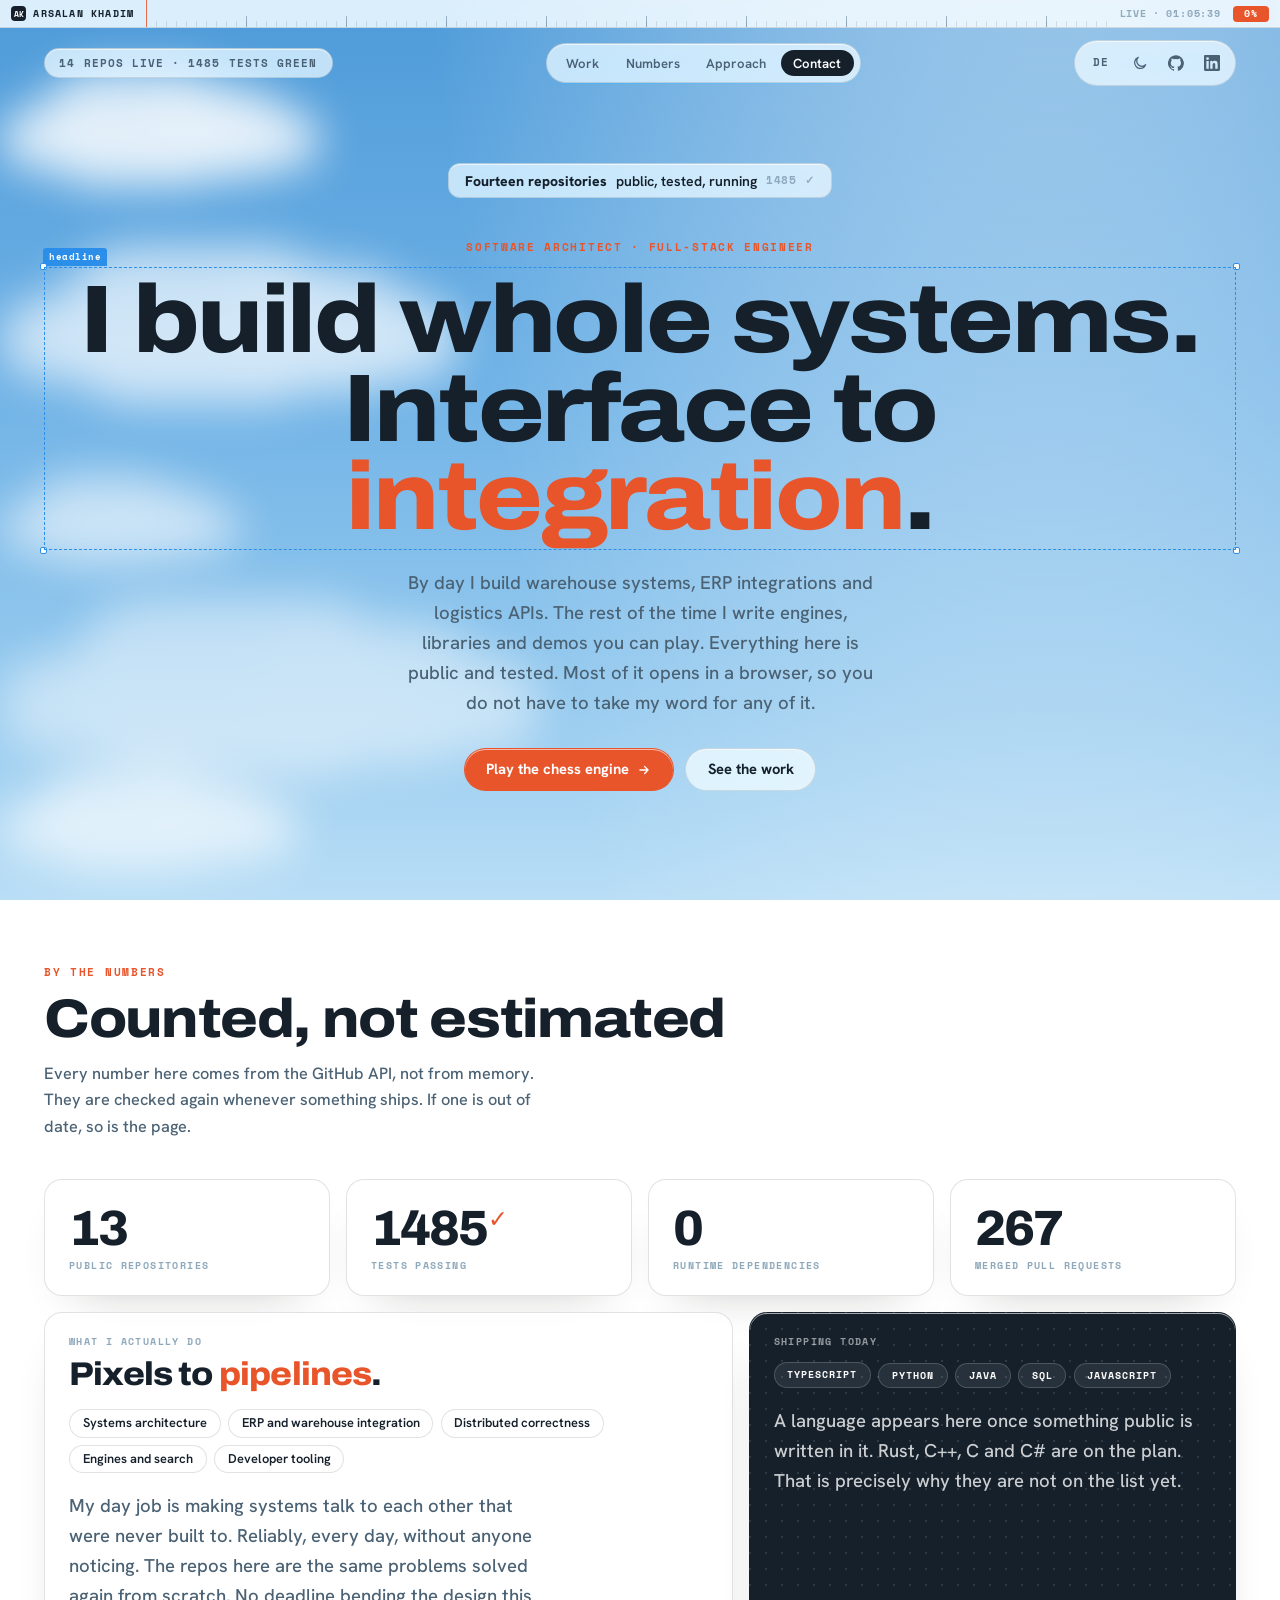
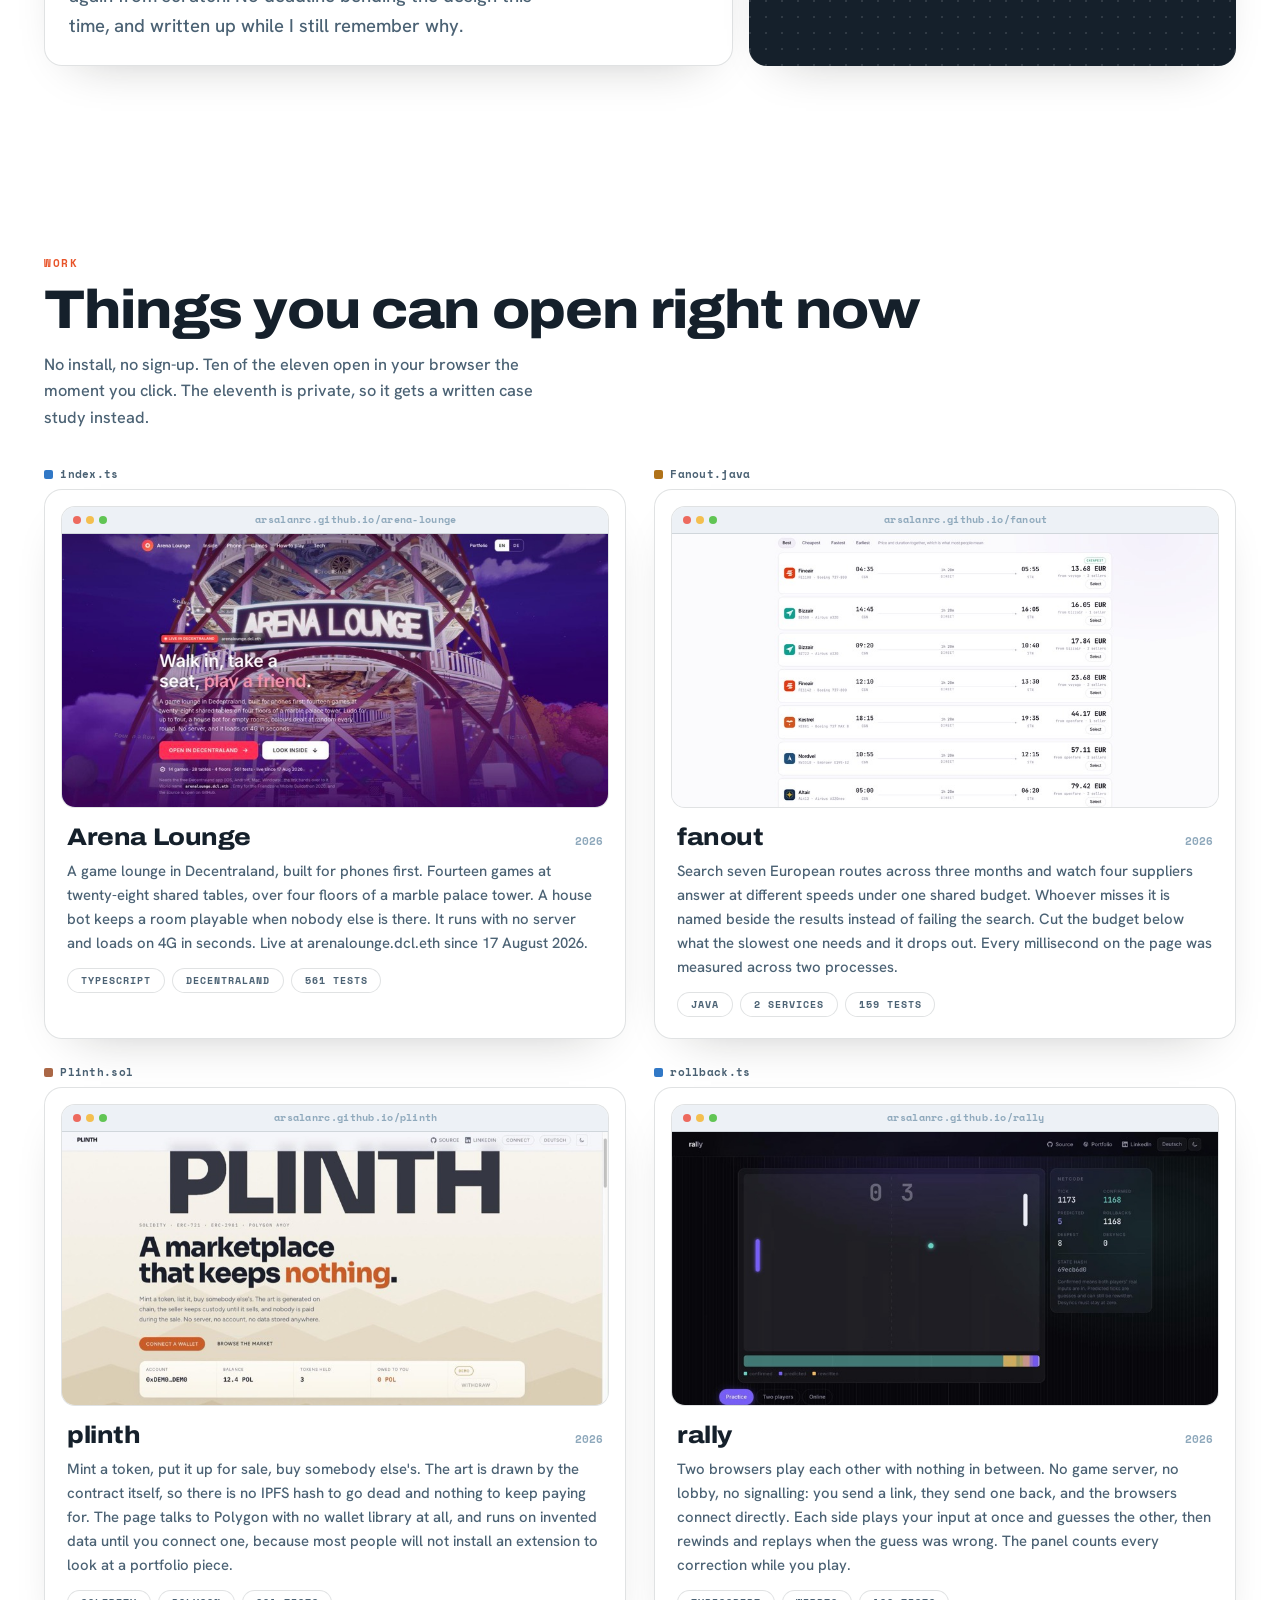
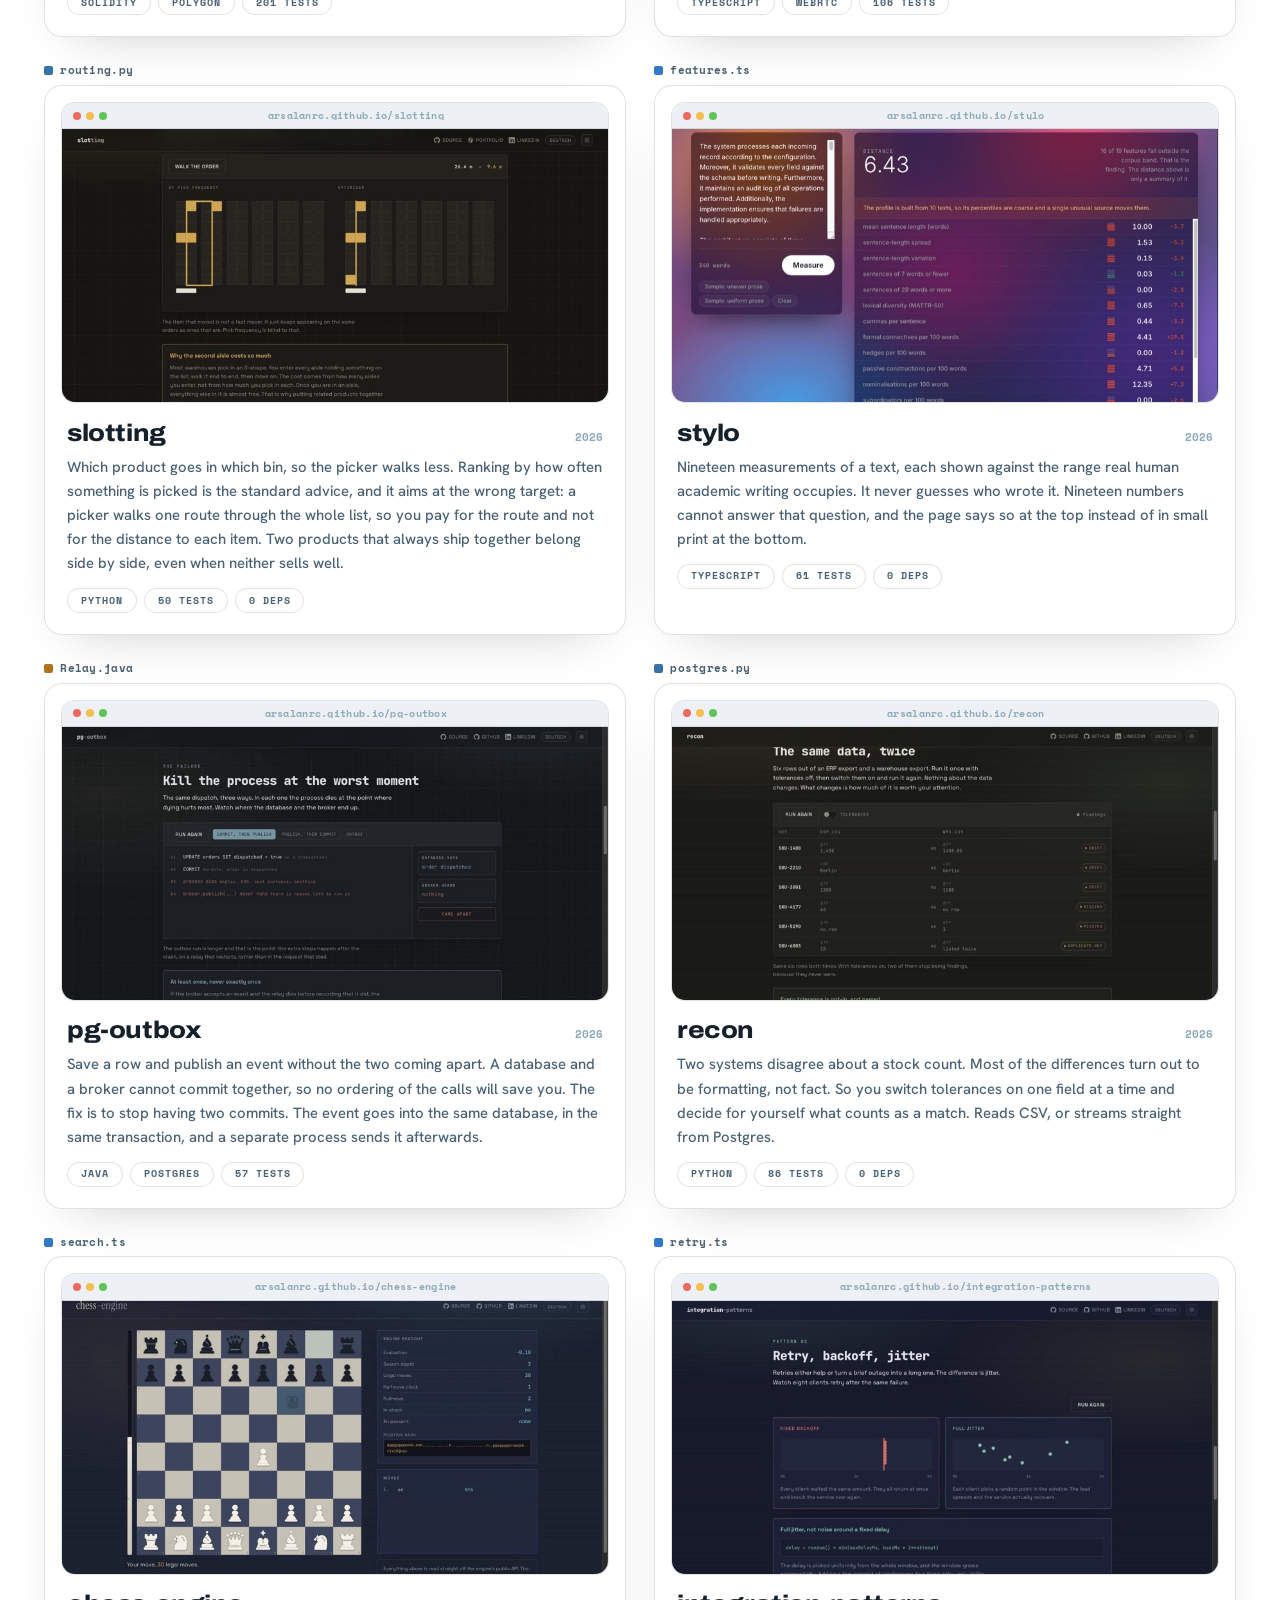
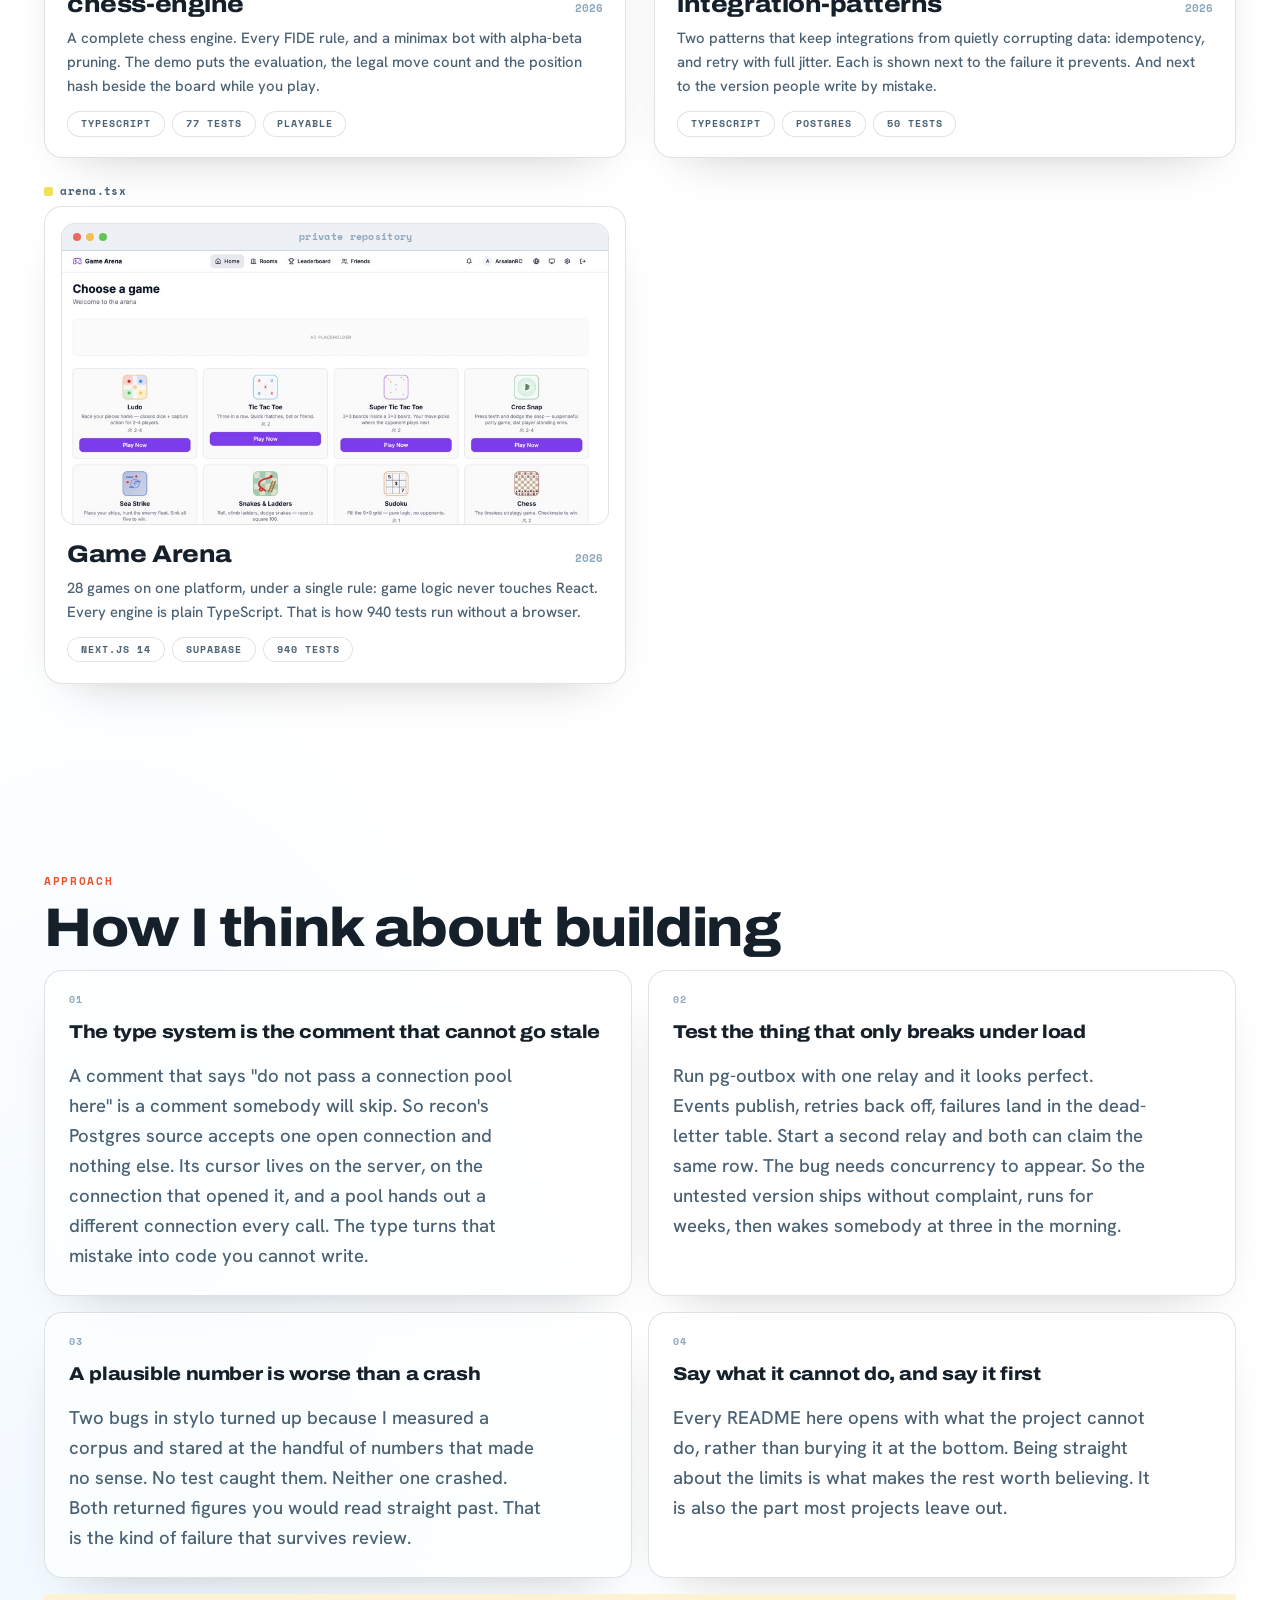
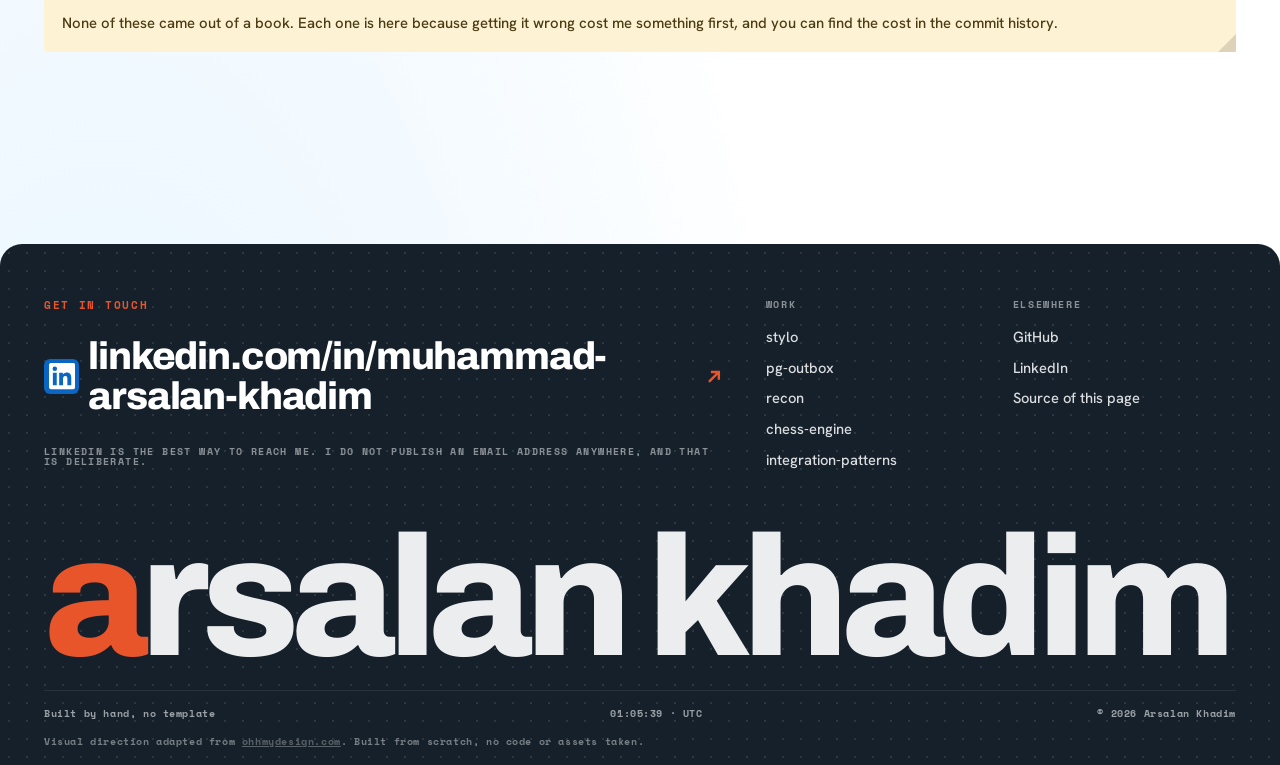
<file: index.html>
<!doctype html>
<html lang="en">
<head>
<meta charset="utf-8" />
<meta name="viewport" content="width=device-width, initial-scale=1, viewport-fit=cover" />
<title data-i18n="meta.title">Arsalan Khadim · Software architect</title>
<meta name="description" content="Arsalan Khadim, software architect and full-stack engineer. Warehouse systems, ERP integrations and logistics APIs by day; engines, libraries and playable demos the rest of the time." />
<meta name="theme-color" content="#4E9BD9" />
<link rel="preconnect" href="https://fonts.googleapis.com" />
<link rel="preconnect" href="https://fonts.gstatic.com" crossorigin />
<link href="https://fonts.googleapis.com/css2?family=Archivo:wdth,wght@100..125,500..900&family=Hanken+Grotesk:wght@400;500;600;700&family=Space+Mono:wght@400;700&display=swap" rel="stylesheet" />
<link rel="stylesheet" href="./style.css" />
<script>
  /* Before first paint: no theme flash, no language flash. Inline on purpose,
     because an external file here is a round trip during which the page
     renders in the wrong theme, which is the exact flash this prevents. */
  (function () {
    var t = null, l = null;
    try { t = localStorage.getItem("ak-theme"); l = localStorage.getItem("ak-lang"); } catch (e) {}
    document.documentElement.dataset.theme =
      t || (matchMedia("(prefers-color-scheme: dark)").matches ? "dark" : "light");
    var de = (navigator.language || "en").toLowerCase().startsWith("de");
    document.documentElement.lang = l || (de ? "de" : "en");
  })();
</script>
</head>
<body>

<!-- The sky. The gradient is on <body>; the clouds and stars live here so they
     can drift without moving anything else. -->
<div class="sky-layer" aria-hidden="true">
  <div class="cloud c1"></div>
  <div class="cloud c2"></div>
  <div class="cloud c3"></div>
  <div class="cloud c4"></div>
  <div class="cloud c5"></div>
</div>

<!-- The ruler. Every readout on it is real: the fill tracks scroll position,
     the percentage is computed from it, the clock ticks. -->
<div class="ruler">
  <a class="ruler-brand" href="#top">
    <span class="ruler-mark">AK</span>
    <span>Arsalan Khadim</span>
  </a>
  <div class="ruler-scale"><div class="ruler-fill" id="ruler-fill"></div></div>
  <div class="ruler-live">
    <span data-i18n="ruler.live">LIVE</span>
    <span>·</span>
    <span id="clock">--:--:--</span>
  </div>
  <div class="ruler-pct" id="pct">0%</div>
</div>

<header class="chrome">
  <div class="pill pill-status">
    <span data-i18n="chrome.status">14 repos live · 1485 tests green</span>
  </div>

  <nav class="pill pill-nav" aria-label="Sections">
    <a href="#work" data-i18n="nav.work">Work</a>
    <a href="#numbers" data-i18n="nav.numbers">Numbers</a>
    <a href="#approach" data-i18n="nav.approach">Approach</a>
    <a class="is-cta" href="#contact" data-i18n="nav.contact">Contact</a>
  </nav>

  <div class="pill pill-actions">
    <button type="button" class="langbtn" id="lang-btn" data-i18n="nav.lang">DE</button>
    <button type="button" class="iconbtn" id="theme-btn" aria-label="Switch theme">
      <svg class="i-sun" viewBox="0 0 24 24" aria-hidden="true"><circle cx="12" cy="12" r="4.2"/><path d="M12 2.4v2.4M12 19.2v2.4M4.2 4.2l1.7 1.7M18.1 18.1l1.7 1.7M2.4 12h2.4M19.2 12h2.4M4.2 19.8l1.7-1.7M18.1 5.9l1.7-1.7"/></svg>
      <svg class="i-moon" viewBox="0 0 24 24" aria-hidden="true"><path d="M20.5 14.6A8.6 8.6 0 1 1 9.4 3.5a6.9 6.9 0 0 0 11.1 11.1z"/></svg>
    </button>
    <a class="iconbtn social" href="https://github.com/ArsalanRC" target="_blank" rel="noopener" aria-label="GitHub">
      <svg viewBox="0 0 24 24" aria-hidden="true"><path d="M12 .3a12 12 0 0 0-3.8 23.4c.6.1.8-.3.8-.6v-2c-3.3.7-4-1.6-4-1.6-.6-1.4-1.4-1.8-1.4-1.8-1-.7.1-.7.1-.7 1.2.1 1.8 1.2 1.8 1.2 1 1.8 2.8 1.3 3.5 1 .1-.8.4-1.3.7-1.6-2.7-.3-5.5-1.3-5.5-5.9 0-1.3.5-2.4 1.2-3.2 0-.4-.5-1.6.2-3.2 0 0 1-.3 3.3 1.2a11.5 11.5 0 0 1 6 0c2.3-1.5 3.3-1.2 3.3-1.2.7 1.6.2 2.8.1 3.2.8.8 1.2 1.9 1.2 3.2 0 4.6-2.8 5.6-5.5 5.9.4.4.8 1.1.8 2.2v3.3c0 .3.2.7.8.6A12 12 0 0 0 12 .3"/></svg>
    </a>
    <a class="iconbtn social" href="https://www.linkedin.com/in/muhammad-arsalan-khadim-b87550259/" target="_blank" rel="noopener" aria-label="LinkedIn">
      <svg viewBox="0 0 24 24" aria-hidden="true"><path d="M20.45 20.45h-3.56v-5.57c0-1.33-.02-3.04-1.85-3.04-1.85 0-2.14 1.45-2.14 2.94v5.67H9.35V9h3.41v1.56h.05c.48-.9 1.64-1.85 3.37-1.85 3.6 0 4.27 2.37 4.27 5.46v6.28zM5.34 7.43a2.07 2.07 0 1 1 0-4.14 2.07 2.07 0 0 1 0 4.14zm1.78 13.02H3.55V9h3.57v11.45zM22.22 0H1.77C.79 0 0 .77 0 1.72v20.56C0 23.23.79 24 1.77 24h20.45c.98 0 1.78-.77 1.78-1.72V1.72C24 .77 23.2 0 22.22 0z"/></svg>
    </a>
  </div>
</header>

<main id="top">

  <!-- ------------------------------------------------------------- hero -- -->
  <section class="hero wrap">
    <div class="badge reveal">
      <b data-i18n="hero.badgeStrong">Fourteen repositories</b>
      <span data-i18n="hero.badgeRest">public, tested, running</span>
      <!-- Not translated, so nothing at runtime rewrites it. It sat at 803
           while every other copy of the number moved, which is the argument
           for keeping counts out of bare markup. -->
      <span class="m">1485 ✓</span>
    </div>

    <p class="eyebrow reveal" data-i18n="hero.kicker">Software architect · Full-stack engineer</p>

    <div class="selection reveal">
      <span class="sel-tag">headline</span>
      <span class="handle tl"></span><span class="handle tr"></span>
      <span class="handle bl"></span><span class="handle br"></span>
      <h1 class="title" data-i18n-html="hero.title">I build whole systems.<br>Interface to <span class="accent">integration</span>.</h1>
    </div>

    <p class="lede reveal" data-i18n="hero.lede"></p>

    <div class="cta reveal">
      <a class="btn btn-primary" href="https://arsalanrc.github.io/chess-engine/" target="_blank" rel="noopener">
        <span data-i18n="hero.ctaPlay">Play the chess engine</span>
        <svg viewBox="0 0 24 24" aria-hidden="true"><path d="M5 12h14M13 6l6 6-6 6"/></svg>
      </a>
      <a class="btn" href="#work" data-i18n="hero.ctaWork">See the work</a>
    </div>
  </section>

  <!-- ---------------------------------------------------------- numbers -- -->
  <section id="numbers" class="wrap">
    <p class="eyebrow reveal" data-i18n="numbers.eyebrow">By the numbers</p>
    <h2 class="reveal" data-i18n="numbers.title">Counted, not estimated</h2>
    <p class="section-lede reveal" data-i18n="numbers.lede"></p>

    <div class="bento">
      <div class="card s3 stat reveal">
        <b>13</b>
        <span class="label" data-i18n="numbers.repos">Public repositories</span>
      </div>
      <div class="card s3 stat reveal">
        <!-- Every suite run on 2026-08-24, with Postgres up so recon reports 86
             rather than the 69 it silently falls to. arena-lounge 561, plinth
             188, fanout 159, rally 106, recon 86, chess-engine 77, stylo 61,
             pg-outbox 57, slotting 50, integration-patterns 50. The jump is
             mostly arena-lounge, which was private and therefore uncounted. -->
        <b>1485<sup>✓</sup></b>
        <span class="label" data-i18n="numbers.tests">Tests passing</span>
      </div>
      <div class="card s3 stat reveal">
        <b>0</b>
        <span class="label" data-i18n="numbers.deps">Runtime dependencies</span>
      </div>
      <div class="card s3 stat reveal">
        <!-- Counts itself: this is the figure after the pull request carrying
             it merges, so mid-session it reads one high. Read from gh api, not
             from memory, and summed per public repo rather than through the
             search endpoint, which counts two archived tutorial repos as well.
             `node game/recount.mjs` in the ArsalanRC repo does the sum and
             fails on drift.

             265 on 2026-08-24 at the close of the session, plus this change and
             its twin on the profile README, which is 267. It was 172 an hour earlier and that was not
             drift: arena-lounge carries 74 merged pull requests of its own and
             was private, so none of them could be counted. Recount whenever a
             repo changes visibility, not only when one ships. -->
        <b>267</b>
        <span class="label" data-i18n="numbers.prs">Merged pull requests</span>
      </div>

      <div class="card s7 reveal">
        <span class="label" data-i18n="numbers.capsLabel">What I actually do</span>
        <p class="card-lead" data-i18n-html="numbers.capsLead">Pixels to <span class="accent">pipelines</span>.</p>
        <div class="chips">
          <span class="chip" data-i18n="numbers.cap1">Systems architecture</span>
          <span class="chip" data-i18n="numbers.cap2">ERP and warehouse integration</span>
          <span class="chip" data-i18n="numbers.cap3">Distributed correctness</span>
          <span class="chip" data-i18n="numbers.cap4">Engines and search</span>
          <span class="chip" data-i18n="numbers.cap5">Developer tooling</span>
        </div>
        <p class="lede" data-i18n="numbers.capsBody"></p>
      </div>

      <div class="card card-ink s5 reveal">
        <span class="label" data-i18n="numbers.stackLabel">Shipping today</span>
        <div class="chips">
          <span class="chip chip-mono">TypeScript</span>
          <span class="chip chip-mono">Python</span>
          <span class="chip chip-mono">Java</span>
          <span class="chip chip-mono">SQL</span>
          <span class="chip chip-mono">JavaScript</span>
        </div>
        <p class="lede" data-i18n="numbers.stackBody"></p>
      </div>
    </div>
  </section>

  <!-- ------------------------------------------------------------- work -- -->
  <section id="work" class="wrap">
    <p class="eyebrow reveal" data-i18n="work.eyebrow">Work</p>
    <h2 class="reveal" data-i18n="work.title">Things you can open right now</h2>
    <p class="section-lede reveal" data-i18n="work.lede"></p>

    <div class="work">

      <div class="reveal">
        <span class="file f-ts"><i></i>index.ts</span>
        <a class="card" href="https://arsalanrc.github.io/arena-lounge/" target="_blank" rel="noopener">
          <div class="frame">
            <div class="frame-bar">
              <span class="lights"><i></i><i></i><i></i></span>
              <span class="frame-url">arsalanrc.github.io/arena-lounge</span>
            </div>
            <div class="frame-view">
              <img src="./assets/cards/lounge-page.jpg" data-shot="lounge-page" alt="" loading="lazy" width="850" height="447">
              <span class="frame-note" data-i18n="work.hover">hover to scroll</span>
            </div>
          </div>
          <div class="work-head">
            <h3>Arena Lounge</h3>
            <span class="year">2026</span>
          </div>
          <p data-i18n="work.lounge"></p>
          <div class="chips">
            <span class="chip chip-mono">TypeScript</span>
            <span class="chip chip-mono">Decentraland</span>
            <span class="chip chip-mono">561 tests</span>
          </div>
        </a>
      </div>

      <div class="reveal">
        <span class="file f-java"><i></i>Fanout.java</span>
        <a class="card" href="https://arsalanrc.github.io/fanout/" target="_blank" rel="noopener">
          <div class="frame">
            <div class="frame-bar">
              <span class="lights"><i></i><i></i><i></i></span>
              <span class="frame-url">arsalanrc.github.io/fanout</span>
            </div>
            <div class="frame-view">
              <img src="./assets/cards/fanout-search.jpg" data-shot="fanout-search" alt="" loading="lazy" width="850" height="448">
              <span class="frame-note" data-i18n="work.hover">hover to scroll</span>
            </div>
          </div>
          <div class="work-head">
            <h3>fanout</h3>
            <span class="year">2026</span>
          </div>
          <p data-i18n="work.fanout"></p>
          <div class="chips">
            <span class="chip chip-mono">Java</span>
            <span class="chip chip-mono">2 services</span>
            <span class="chip chip-mono">159 tests</span>
          </div>
        </a>
      </div>

      <div class="reveal">
        <span class="file f-sol"><i></i>Plinth.sol</span>
        <a class="card" href="https://arsalanrc.github.io/plinth/" target="_blank" rel="noopener">
          <div class="frame">
            <div class="frame-bar">
              <span class="lights"><i></i><i></i><i></i></span>
              <span class="frame-url">arsalanrc.github.io/plinth</span>
            </div>
            <div class="frame-view">
              <img src="./assets/cards/plinth-market.jpg" data-shot="plinth-market" alt="" loading="lazy" width="850" height="447">
              <span class="frame-note" data-i18n="work.hover">hover to scroll</span>
            </div>
          </div>
          <div class="work-head">
            <h3>plinth</h3>
            <span class="year">2026</span>
          </div>
          <p data-i18n="work.plinth"></p>
          <div class="chips">
            <span class="chip chip-mono">Solidity</span>
            <span class="chip chip-mono">Polygon</span>
            <span class="chip chip-mono">201 tests</span>
          </div>
        </a>
      </div>

      <div class="reveal">
        <span class="file f-ts"><i></i>rollback.ts</span>
        <a class="card" href="https://arsalanrc.github.io/rally/" target="_blank" rel="noopener">
          <div class="frame">
            <div class="frame-bar">
              <span class="lights"><i></i><i></i><i></i></span>
              <span class="frame-url">arsalanrc.github.io/rally</span>
            </div>
            <div class="frame-view">
              <img src="./assets/cards/rally-netcode.jpg" data-shot="rally-netcode" alt="" loading="lazy" width="850" height="447">
              <span class="frame-note" data-i18n="work.hover">hover to scroll</span>
            </div>
          </div>
          <div class="work-head">
            <h3>rally</h3>
            <span class="year">2026</span>
          </div>
          <p data-i18n="work.rally"></p>
          <div class="chips">
            <span class="chip chip-mono">TypeScript</span>
            <span class="chip chip-mono">WebRTC</span>
            <span class="chip chip-mono">106 tests</span>
          </div>
        </a>
      </div>

      <div class="reveal">
        <span class="file f-py"><i></i>routing.py</span>
        <a class="card" href="https://arsalanrc.github.io/slotting/" target="_blank" rel="noopener">
          <div class="frame">
            <div class="frame-bar">
              <span class="lights"><i></i><i></i><i></i></span>
              <span class="frame-url">arsalanrc.github.io/slotting</span>
            </div>
            <div class="frame-view">
              <img src="./assets/cards/slotting-floor.jpg" data-shot="slotting-floor" alt="" loading="lazy" width="850" height="447">
              <span class="frame-note" data-i18n="work.hover">hover to scroll</span>
            </div>
          </div>
          <div class="work-head">
            <h3>slotting</h3>
            <span class="year">2026</span>
          </div>
          <p data-i18n="work.slotting"></p>
          <div class="chips">
            <span class="chip chip-mono">Python</span>
            <span class="chip chip-mono">50 tests</span>
            <span class="chip chip-mono">0 deps</span>
          </div>
        </a>
      </div>

      <div class="reveal">
        <span class="file f-ts"><i></i>features.ts</span>
        <a class="card" href="https://arsalanrc.github.io/stylo/" target="_blank" rel="noopener">
          <div class="frame">
            <div class="frame-bar">
              <span class="lights"><i></i><i></i><i></i></span>
              <span class="frame-url">arsalanrc.github.io/stylo</span>
            </div>
            <div class="frame-view">
              <img src="./assets/cards/stylo-readout.jpg" data-shot="stylo-readout" alt="" loading="lazy" width="850" height="475">
              <span class="frame-note" data-i18n="work.hover">hover to scroll</span>
            </div>
          </div>
          <div class="work-head">
            <h3>stylo</h3>
            <span class="year">2026</span>
          </div>
          <p data-i18n="work.stylo"></p>
          <div class="chips">
            <span class="chip chip-mono">TypeScript</span>
            <span class="chip chip-mono">61 tests</span>
            <span class="chip chip-mono">0 deps</span>
          </div>
        </a>
      </div>

      <div class="reveal">
        <span class="file f-java"><i></i>Relay.java</span>
        <a class="card" href="https://arsalanrc.github.io/pg-outbox/" target="_blank" rel="noopener">
          <div class="frame">
            <div class="frame-bar">
              <span class="lights"><i></i><i></i><i></i></span>
              <span class="frame-url">arsalanrc.github.io/pg-outbox</span>
            </div>
            <div class="frame-view">
              <img src="./assets/cards/outbox-sim.jpg" data-shot="outbox-sim" alt="" loading="lazy" width="850" height="477">
              <span class="frame-note" data-i18n="work.hover">hover to scroll</span>
            </div>
          </div>
          <div class="work-head">
            <h3>pg-outbox</h3>
            <span class="year">2026</span>
          </div>
          <p data-i18n="work.outbox"></p>
          <div class="chips">
            <span class="chip chip-mono">Java</span>
            <span class="chip chip-mono">Postgres</span>
            <span class="chip chip-mono">57 tests</span>
          </div>
        </a>
      </div>

      <div class="reveal">
        <span class="file f-py"><i></i>postgres.py</span>
        <a class="card" href="https://arsalanrc.github.io/recon/" target="_blank" rel="noopener">
          <div class="frame">
            <div class="frame-bar">
              <span class="lights"><i></i><i></i><i></i></span>
              <span class="frame-url">arsalanrc.github.io/recon</span>
            </div>
            <div class="frame-view">
              <img src="./assets/cards/recon-run.jpg" data-shot="recon-run" alt="" loading="lazy" width="850" height="475">
              <span class="frame-note" data-i18n="work.hover">hover to scroll</span>
            </div>
          </div>
          <div class="work-head">
            <h3>recon</h3>
            <span class="year">2026</span>
          </div>
          <p data-i18n="work.recon"></p>
          <div class="chips">
            <span class="chip chip-mono">Python</span>
            <span class="chip chip-mono">86 tests</span>
            <span class="chip chip-mono">0 deps</span>
          </div>
        </a>
      </div>

      <div class="reveal">
        <span class="file f-ts"><i></i>search.ts</span>
        <a class="card" href="https://arsalanrc.github.io/chess-engine/" target="_blank" rel="noopener">
          <div class="frame">
            <div class="frame-bar">
              <span class="lights"><i></i><i></i><i></i></span>
              <span class="frame-url">arsalanrc.github.io/chess-engine</span>
            </div>
            <div class="frame-view">
              <img src="./assets/cards/chess-board.jpg" data-shot="chess-board" alt="" loading="lazy" width="850" height="448">
              <span class="frame-note" data-i18n="work.hover">hover to scroll</span>
            </div>
          </div>
          <div class="work-head">
            <h3>chess-engine</h3>
            <span class="year">2026</span>
          </div>
          <p data-i18n="work.chess"></p>
          <div class="chips">
            <span class="chip chip-mono">TypeScript</span>
            <span class="chip chip-mono">77 tests</span>
            <span class="chip chip-mono">playable</span>
          </div>
        </a>
      </div>

      <div class="reveal">
        <span class="file f-ts"><i></i>retry.ts</span>
        <a class="card" href="https://arsalanrc.github.io/integration-patterns/" target="_blank" rel="noopener">
          <div class="frame">
            <div class="frame-bar">
              <span class="lights"><i></i><i></i><i></i></span>
              <span class="frame-url">arsalanrc.github.io/integration-patterns</span>
            </div>
            <div class="frame-view">
              <img src="./assets/cards/patterns-retry.jpg" data-shot="patterns-retry" alt="" loading="lazy" width="850" height="474">
              <span class="frame-note" data-i18n="work.hover">hover to scroll</span>
            </div>
          </div>
          <div class="work-head">
            <h3>integration-patterns</h3>
            <span class="year">2026</span>
          </div>
          <p data-i18n="work.patterns"></p>
          <div class="chips">
            <span class="chip chip-mono">TypeScript</span>
            <span class="chip chip-mono">Postgres</span>
            <span class="chip chip-mono">50 tests</span>
          </div>
        </a>
      </div>

      <div class="reveal">
        <span class="file f-js"><i></i>arena.tsx</span>
        <div class="card">
          <div class="frame">
            <div class="frame-bar">
              <span class="lights"><i></i><i></i><i></i></span>
              <span class="frame-url" data-i18n="work.private">private repository</span>
            </div>
            <div class="frame-view">
              <img src="./assets/cards/arena-lobby.jpg" alt="" loading="lazy" width="900" height="503">
            </div>
          </div>
          <div class="work-head">
            <h3>Game Arena</h3>
            <span class="year">2026</span>
          </div>
          <p data-i18n="work.arena"></p>
          <div class="chips">
            <span class="chip chip-mono">Next.js 14</span>
            <span class="chip chip-mono">Supabase</span>
            <span class="chip chip-mono">940 tests</span>
          </div>
        </div>
      </div>

    </div>
  </section>

  <!-- --------------------------------------------------------- approach -- -->
  <section id="approach" class="wrap">
    <p class="eyebrow reveal" data-i18n="how.eyebrow">Approach</p>
    <h2 class="reveal" data-i18n="how.title">How I think about building</h2>

    <div class="bento">
      <div class="card s6 reveal">
        <span class="label">01</span>
        <h3 data-i18n="how.p1t"></h3>
        <p class="lede" data-i18n="how.p1"></p>
      </div>
      <div class="card s6 reveal">
        <span class="label">02</span>
        <h3 data-i18n="how.p2t"></h3>
        <p class="lede" data-i18n="how.p2"></p>
      </div>
      <div class="card s6 reveal">
        <span class="label">03</span>
        <h3 data-i18n="how.p3t"></h3>
        <p class="lede" data-i18n="how.p3"></p>
      </div>
      <div class="card s6 reveal">
        <span class="label">04</span>
        <h3 data-i18n="how.p4t"></h3>
        <p class="lede" data-i18n="how.p4"></p>
      </div>
      <div class="note s12 reveal" data-i18n="how.note"></div>
    </div>
  </section>

</main>

<!-- ------------------------------------------------------------- footer -- -->
<footer class="foot" id="contact">
  <div class="wrap">
    <div class="foot-top">
      <div>
        <p class="eyebrow" data-i18n="contact.eyebrow">Get in touch</p>
        <a class="foot-cta" href="https://www.linkedin.com/in/muhammad-arsalan-khadim-b87550259/" target="_blank" rel="noopener">
          <span class="foot-brand" aria-hidden="true">
            <svg viewBox="0 0 24 24"><path d="M20.45 20.45h-3.56v-5.57c0-1.33-.02-3.04-1.85-3.04-1.85 0-2.14 1.45-2.14 2.94v5.67H9.35V9h3.41v1.56h.05c.48-.9 1.64-1.85 3.37-1.85 3.6 0 4.27 2.37 4.27 5.46v6.28zM5.34 7.43a2.07 2.07 0 1 1 0-4.14 2.07 2.07 0 0 1 0 4.14zm1.78 13.02H3.55V9h3.57v11.45zM22.22 0H1.77C.79 0 0 .77 0 1.72v20.56C0 23.23.79 24 1.77 24h20.45c.98 0 1.78-.77 1.78-1.72V1.72C24 .77 23.2 0 22.22 0z"/></svg>
          </span>
          <span>linkedin.com/in/muhammad-arsalan-khadim</span>
          <svg class="foot-arrow" viewBox="0 0 24 24" aria-hidden="true"><path d="M7 17 17 7M9 7h8v8"/></svg>
        </a>
        <p class="label" data-i18n="contact.note"></p>
      </div>

      <div class="foot-links">
        <div>
          <h4 data-i18n="foot.workHead">Work</h4>
          <a href="https://arsalanrc.github.io/stylo/" target="_blank" rel="noopener">stylo</a>
          <a href="https://arsalanrc.github.io/pg-outbox/" target="_blank" rel="noopener">pg-outbox</a>
          <a href="https://arsalanrc.github.io/recon/" target="_blank" rel="noopener">recon</a>
          <a href="https://arsalanrc.github.io/chess-engine/" target="_blank" rel="noopener">chess-engine</a>
          <a href="https://arsalanrc.github.io/integration-patterns/" target="_blank" rel="noopener">integration-patterns</a>
        </div>
        <div>
          <h4 data-i18n="foot.elseHead">Elsewhere</h4>
          <a href="https://github.com/ArsalanRC" target="_blank" rel="noopener">GitHub</a>
          <a href="https://www.linkedin.com/in/muhammad-arsalan-khadim-b87550259/" target="_blank" rel="noopener">LinkedIn</a>
          <a href="https://github.com/ArsalanRC/ArsalanRC.github.io" target="_blank" rel="noopener" data-i18n="foot.source">Source of this page</a>
        </div>
      </div>
    </div>

    <p class="foot-mark" aria-hidden="true"><span>a</span>rsalan khadim</p>

    <div class="foot-bar">
      <span data-i18n="foot.built">Built by hand, no template</span>
      <span id="foot-clock">--:--</span>
      <span data-i18n="foot.legal">© 2026 Arsalan Khadim</span>
    </div>

    <!-- Attribution. The visual direction of this page is adapted from
         ohhmydesign.com, so it says so, in the open, on the page itself. -->
    <p class="foot-credit">
      <span data-i18n="foot.creditPre">Visual direction adapted from</span>
      <a href="https://www.ohhmydesign.com/" target="_blank" rel="noopener">ohhmydesign.com</a><span data-i18n="foot.creditPost">. Built from scratch, no code or assets taken.</span>
    </p>
  </div>
</footer>

<button class="totop" id="totop" aria-label="Back to top">
  <svg viewBox="0 0 24 24" aria-hidden="true"><path d="M12 19V5M5 12l7-7 7 7"/></svg>
</button>

<div class="cursor" id="cursor" aria-hidden="true">
  <svg viewBox="0 0 16 16"><path d="M1 1l4.9 13.2 2.2-5.1 5.1-2.2z"/></svg>
  <b data-i18n="cursor.you">you</b>
</div>

<script type="module" src="./app.js"></script>
</body>
</html>
</file>
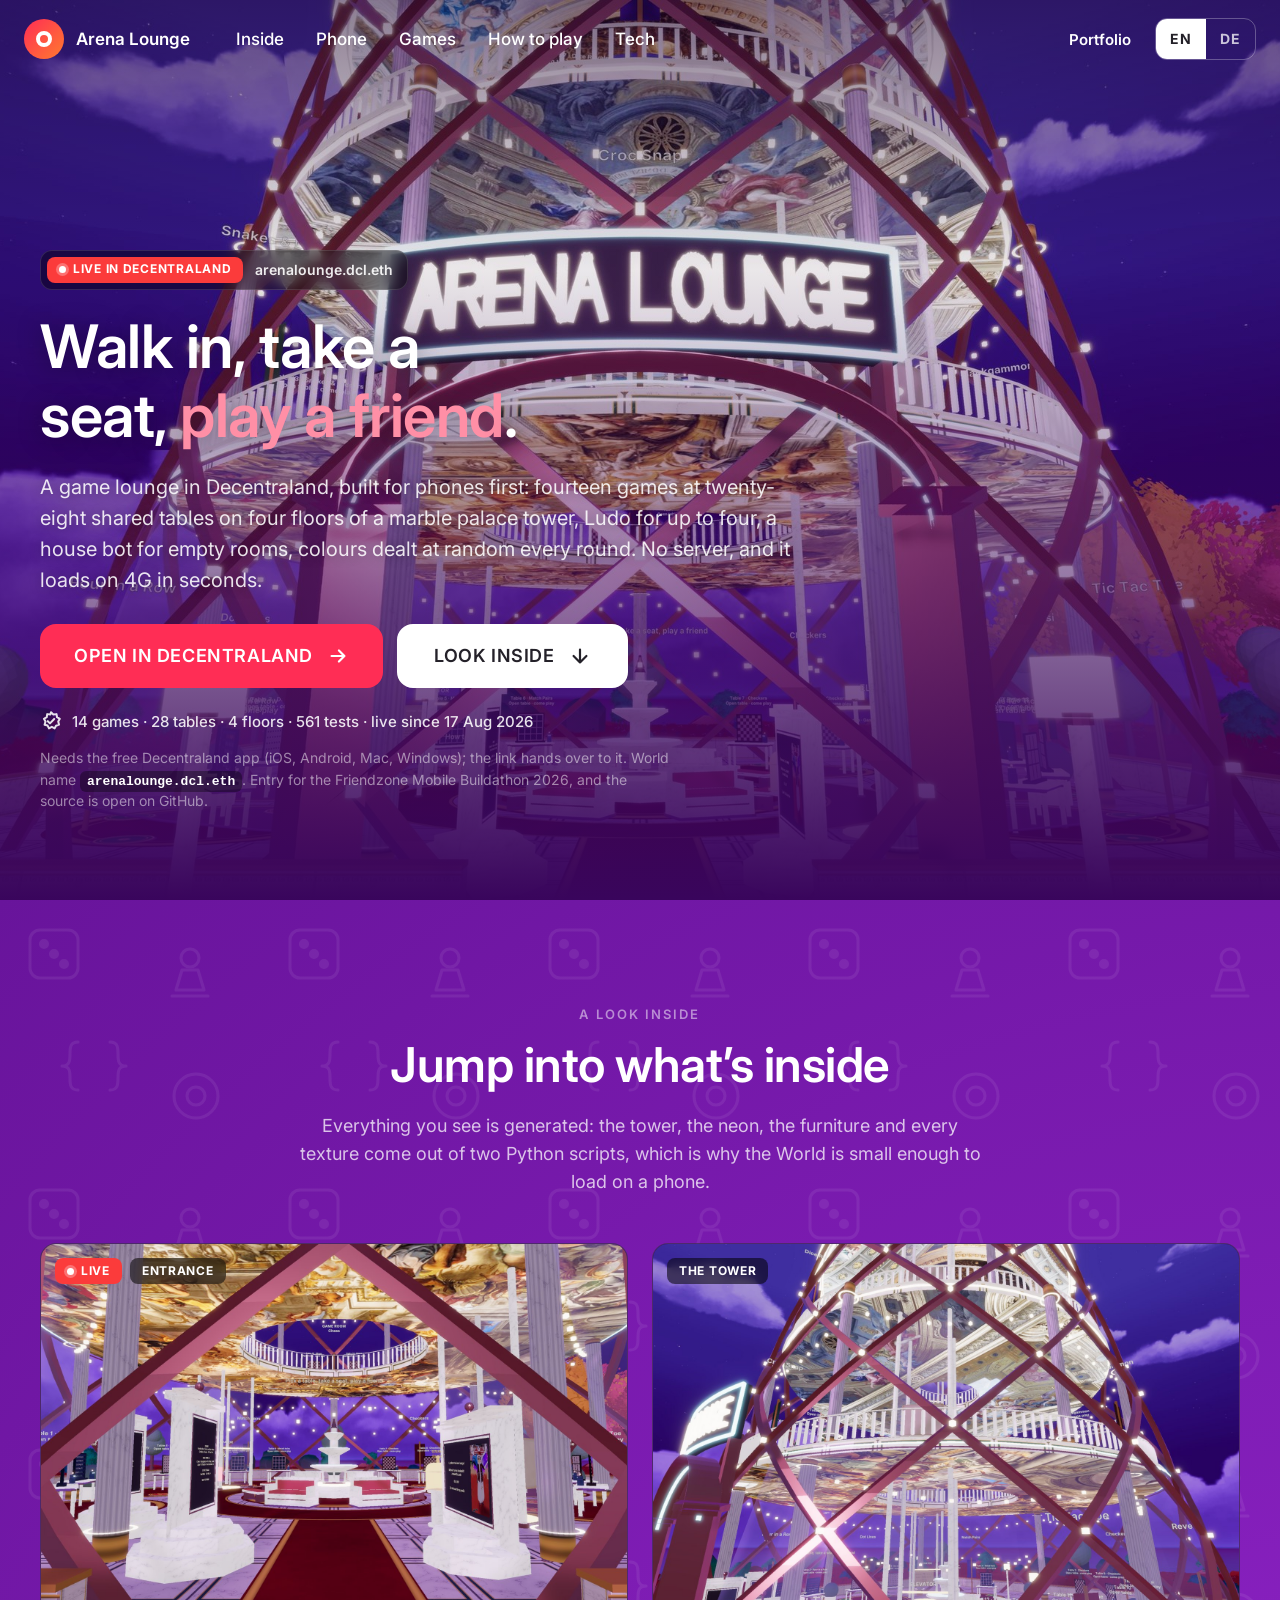
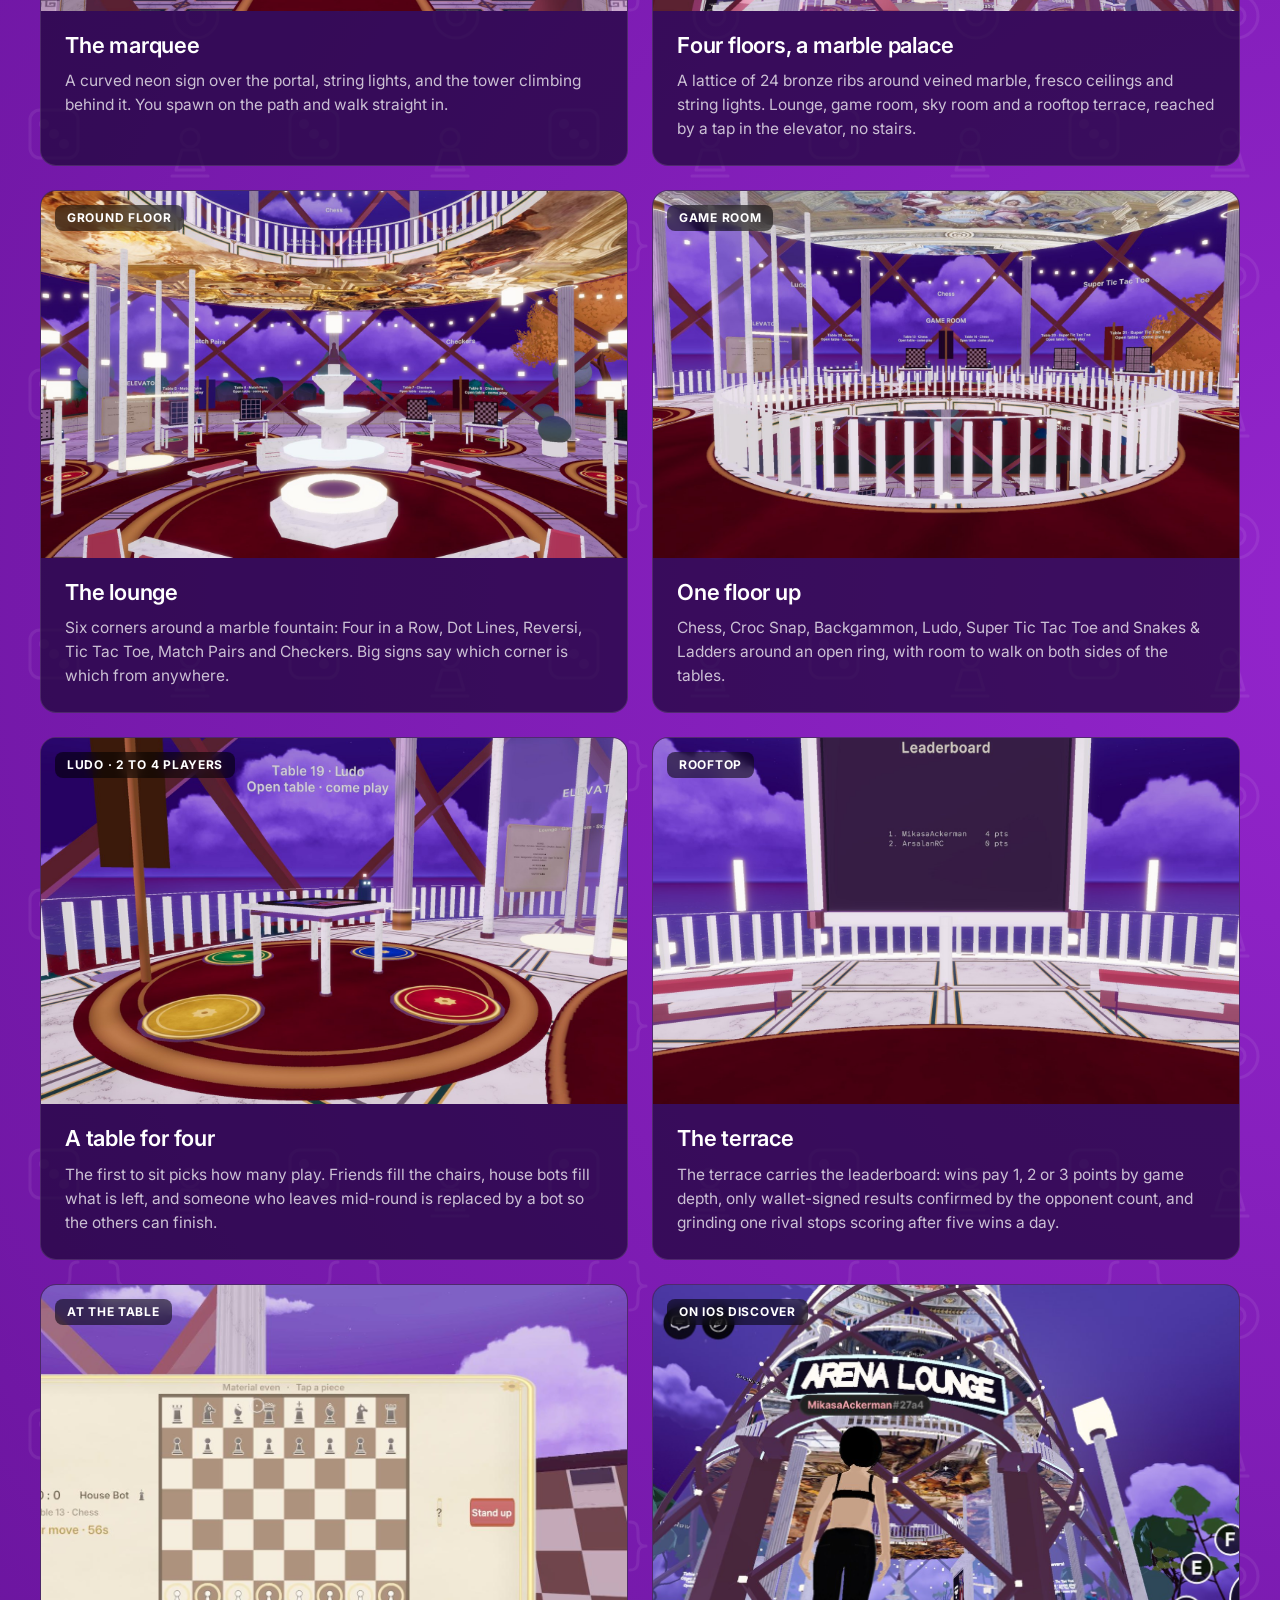
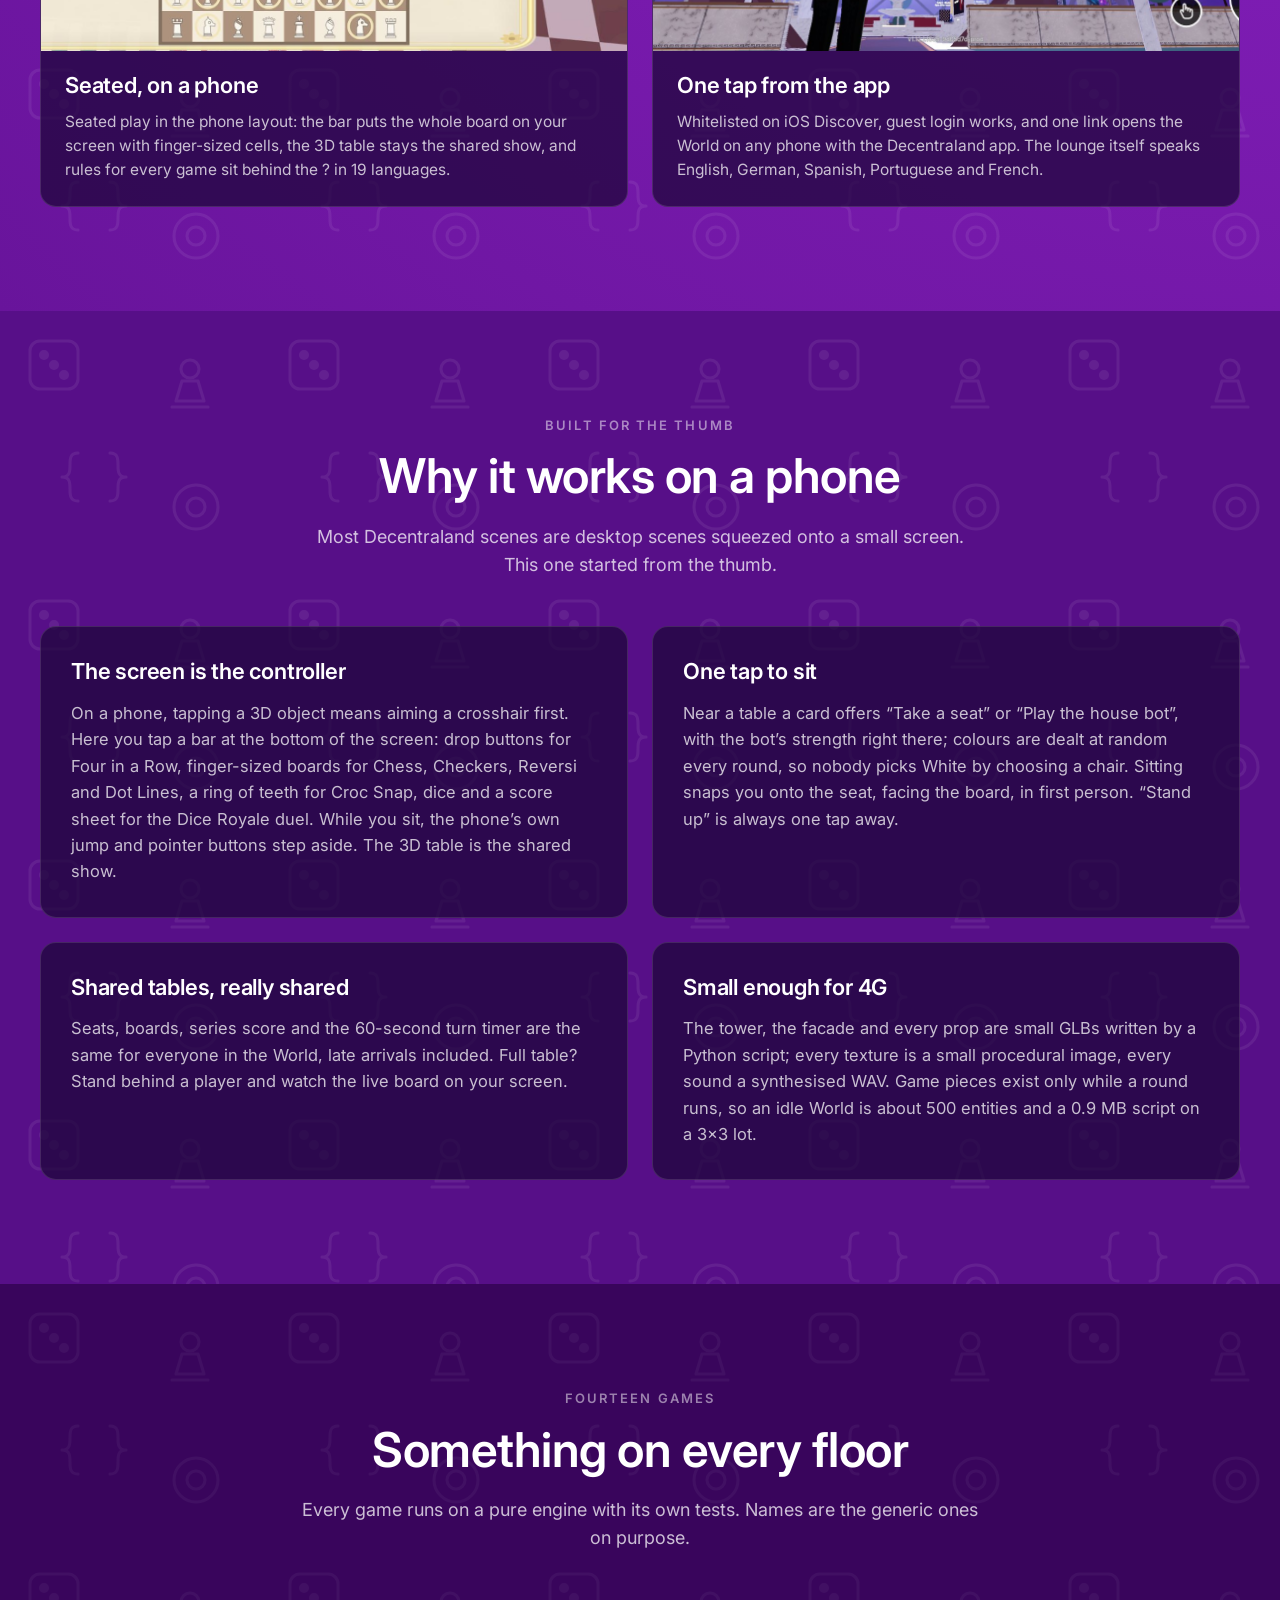
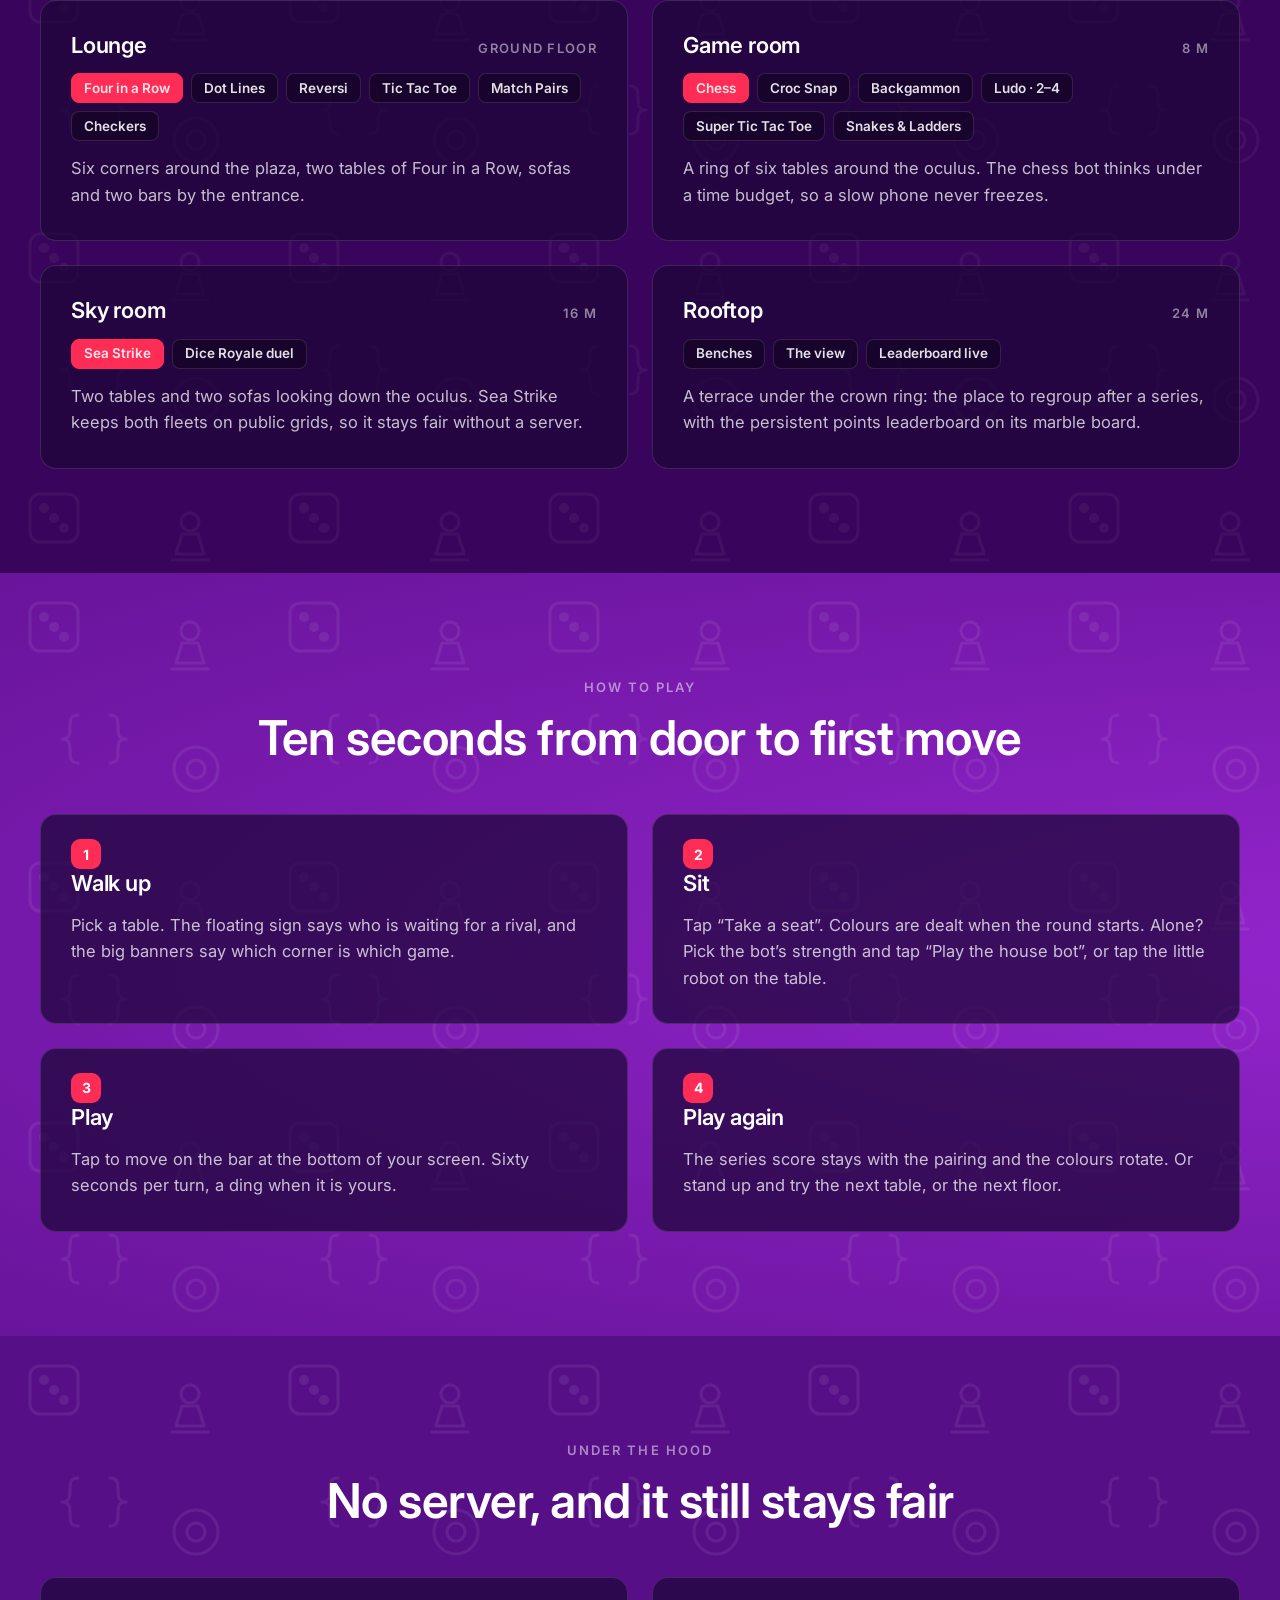
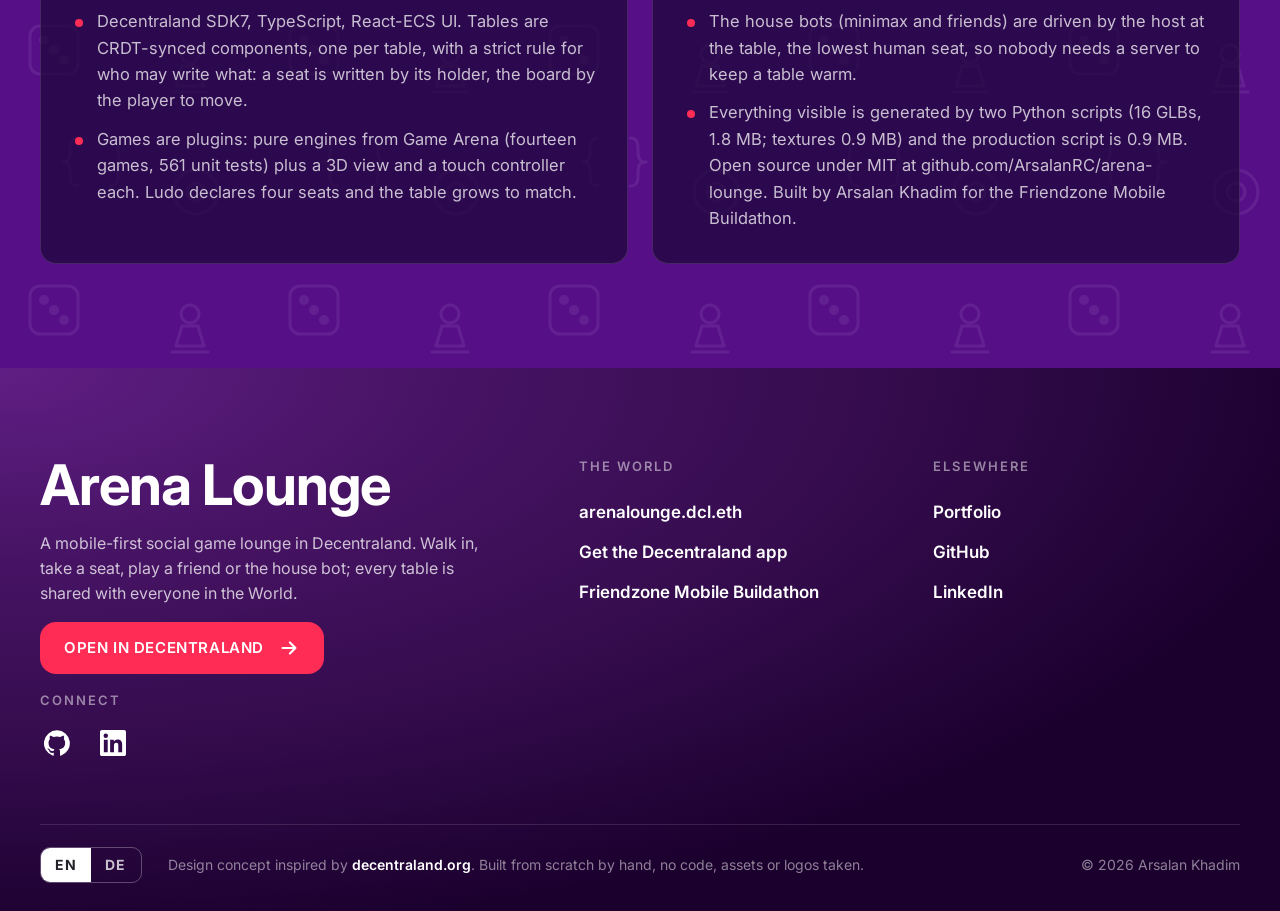
<file: arena-lounge/index.html>
<!doctype html>
<html lang="en" class="en">
<head>
<meta charset="utf-8">
<meta name="viewport" content="width=device-width, initial-scale=1, viewport-fit=cover">
<title>Arena Lounge</title>
<meta name="description" content="A game lounge in Decentraland, built for phones: fourteen games at twenty-eight shared tables on four floors of a marble palace tower, Ludo for up to four, a house bot, no server. Live at arenalounge.dcl.eth.">
<meta property="og:title" content="Arena Lounge">
<meta property="og:description" content="Walk in, take a seat, play a friend. A mobile-first social game lounge in Decentraland, live at arenalounge.dcl.eth.">
<meta property="og:image" content="https://arsalanrc.github.io/arena-lounge/screenshots/entrance.jpg">
<meta name="theme-color" content="#39055c">
<link rel="icon" href="data:image/svg+xml,%3Csvg xmlns='http://www.w3.org/2000/svg' viewBox='0 0 64 64'%3E%3Crect width='64' height='64' rx='16' fill='%23ff2d55'/%3E%3Ccircle cx='32' cy='32' r='15' fill='none' stroke='%23fff' stroke-width='6'/%3E%3C/svg%3E">
<link rel="preconnect" href="https://fonts.googleapis.com">
<link rel="preconnect" href="https://fonts.gstatic.com" crossorigin>
<link href="https://fonts.googleapis.com/css2?family=Inter:wght@400;500;600;700&display=swap" rel="stylesheet">
<style>
  /* Design language borrowed from decentraland.org (read off the live site on
     17 Aug 2026): Inter, white type on a purple world, #ff2d55 pill buttons,
     16px corners, image-led cards two to a row, faint watermark, dark footer
     with a big wordmark. Credited at the bottom of the page. */
  :root {
    --red: #ff2d55; --red-2: #ff4a6d; --live: #fb3b3b; --ink: #242129;
    --p1: #570f88; --p2: #68149b; --p3: #9425cd; --deep: #39055c; --night: #1b002e;
    --card: rgba(29, 6, 56, .72); --card-2: rgba(29, 6, 56, .88);
    --line: rgba(255,255,255,.12); --line-2: rgba(255,255,255,.28);
    --muted: rgba(255,255,255,.74); --faint: rgba(255,255,255,.5);
    --max: 1200px; --r: 16px;
    --font: "Inter", "Helvetica Neue", Helvetica, Arial, sans-serif;
    /* watermark tile: a die, a pawn, braces and a chip, drawn for this page */
    --tile: url("data:image/svg+xml,%3Csvg xmlns='http://www.w3.org/2000/svg' width='260' height='260' viewBox='0 0 260 260'%3E%3Cg fill='none' stroke='%23fff' stroke-width='3' stroke-linecap='round' stroke-linejoin='round' opacity='.07'%3E%3Crect x='30' y='30' width='48' height='48' rx='10'/%3E%3Ccircle cx='44' cy='44' r='3.5' fill='%23fff'/%3E%3Ccircle cx='54' cy='54' r='3.5' fill='%23fff'/%3E%3Ccircle cx='64' cy='64' r='3.5' fill='%23fff'/%3E%3Ccircle cx='190' cy='58' r='9'/%3E%3Cpath d='M182 70h16l6 20h-28zM172 96h36'/%3E%3Cpath d='M78 190c-8 0-8-6-8-12s0-12-8-12c8 0 8-6 8-12s0-12 8-12M110 190c8 0 8-6 8-12s0-12 8-12c-8 0-8-6-8-12s0-12-8-12'/%3E%3Ccircle cx='196' cy='196' r='22'/%3E%3Ccircle cx='196' cy='196' r='9'/%3E%3C/g%3E%3C/svg%3E");
  }
  *, *::before, *::after { box-sizing: border-box; }
  html { scroll-behavior: smooth; -webkit-text-size-adjust: 100%; }
  body { margin: 0; background: var(--deep); color: #fff; font-family: var(--font); font-size: 18px; line-height: 1.55; -webkit-font-smoothing: antialiased; }
  img { display: block; max-width: 100%; }
  a { color: inherit; text-decoration: none; }
  button { font: inherit; color: inherit; cursor: pointer; }
  h1, h2, h3, p, ul { margin: 0; }
  :focus-visible { outline: 3px solid #fff; outline-offset: 3px; border-radius: 6px; }

  /* two languages, both written natively; the switch shows one */
  [data-lang] { display: none; }
  html.en [data-lang="en"], html.de [data-lang="de"] { display: inline; }
  html.en p[data-lang="en"], html.de p[data-lang="de"],
  html.en li[data-lang="en"], html.de li[data-lang="de"],
  html.en h1[data-lang="en"], html.de h1[data-lang="de"],
  html.en h2[data-lang="en"], html.de h2[data-lang="de"],
  html.en h3[data-lang="en"], html.de h3[data-lang="de"],
  html.en div[data-lang="en"], html.de div[data-lang="de"] { display: block; }

  .wrap { width: min(var(--max), 100% - 48px); margin-inline: auto; }
  h1 { font-size: clamp(38px, 6vw, 60px); line-height: 1.15; font-weight: 600; letter-spacing: -.5px; max-width: 16ch; text-wrap: balance; }
  h1 em { font-style: normal; color: #ff8fa6; }
  h2 { font-size: clamp(32px, 4.4vw, 48px); line-height: 1.2; font-weight: 600; letter-spacing: -.5px; text-align: center; text-wrap: balance; }
  h3 { font-size: 22px; line-height: 1.3; font-weight: 600; letter-spacing: -.2px; }
  .eyebrow { font-size: 13px; font-weight: 600; letter-spacing: .16em; text-transform: uppercase; color: var(--faint); }
  .sub { max-width: 62ch; margin: 18px auto 0; text-align: center; color: var(--muted); }
  .body { color: var(--muted); font-size: 16.5px; line-height: 1.6; }

  .btn { display: inline-flex; align-items: center; justify-content: center; gap: 14px; height: 64px; padding: 0 34px; border-radius: var(--r); font-size: 18px; font-weight: 600; letter-spacing: .6px; text-transform: uppercase; white-space: nowrap; transition: transform .18s ease, background-color .18s ease; }
  .btn svg { width: 22px; height: 22px; fill: none; stroke: currentColor; stroke-width: 2.4; stroke-linecap: round; stroke-linejoin: round; }
  .btn:hover { transform: translateY(-1px); }
  .btn-primary { background: var(--red); color: #fff; }
  .btn-primary:hover { background: var(--red-2); }
  .btn-light { background: #fff; color: var(--ink); border: 3px solid #fff; }
  .btn-light:hover { background: #f4f0fa; border-color: #f4f0fa; }
  .btn-sm { height: 52px; padding: 0 24px; font-size: 15px; }
  @media (max-width: 640px) { .btn { height: 56px; padding: 0 22px; font-size: 15px; gap: 10px; } }

  .pill { display: inline-flex; align-items: center; gap: 7px; height: 26px; padding: 0 12px; border-radius: 8px; font-size: 12px; font-weight: 700; letter-spacing: .06em; text-transform: uppercase; color: #fff; white-space: nowrap; }
  .pill-live { background: var(--live); }
  .pill-live i { width: 7px; height: 7px; border-radius: 50%; background: #fff; box-shadow: 0 0 0 3px rgba(255,255,255,.28); }
  .pill-dark { background: rgba(0,0,0,.55); backdrop-filter: blur(6px); -webkit-backdrop-filter: blur(6px); }
  .chips { display: flex; flex-wrap: wrap; gap: 8px; }
  .chip { display: inline-flex; align-items: center; height: 30px; padding: 0 12px; border-radius: 8px; background: rgba(0,0,0,.32); border: 1px solid var(--line); font-size: 13.5px; font-weight: 600; color: rgba(255,255,255,.88); white-space: nowrap; }
  .chip.on { background: var(--red); border-color: var(--red); }

  /* header: transparent over the hero, solid once scrolled */
  .nav { position: fixed; inset: 0 0 auto 0; z-index: 20; padding: 16px 0; transition: background-color .25s ease, padding .25s ease, box-shadow .25s ease; }
  .nav.is-scrolled { padding: 10px 0; background: rgba(27,0,46,.86); backdrop-filter: blur(14px); -webkit-backdrop-filter: blur(14px); box-shadow: 0 1px 0 var(--line); }
  .nav-in { width: min(1320px, 100% - 48px); margin-inline: auto; display: flex; align-items: center; gap: 24px; }
  .brand { display: inline-flex; align-items: center; gap: 12px; font-weight: 600; font-size: 17px; }
  .brand-mark { width: 40px; height: 40px; border-radius: 50%; background: linear-gradient(135deg, var(--red), #ff7a2f); display: grid; place-items: center; }
  .brand-mark i { width: 16px; height: 16px; border-radius: 50%; border: 4px solid #fff; }
  .nav-links { display: flex; gap: 4px; margin-left: 8px; }
  .nav-links a { padding: 10px 14px; border-radius: 10px; font-size: 17px; font-weight: 500; transition: background-color .18s ease; }
  .nav-links a:hover { background: rgba(255,255,255,.12); }
  .nav-actions { margin-left: auto; display: flex; align-items: center; gap: 10px; }
  .lang { display: inline-flex; border: 1.5px solid var(--line-2); border-radius: 12px; overflow: hidden; }
  .lang button { height: 40px; padding: 0 14px; border: 0; background: transparent; font-size: 14px; font-weight: 700; letter-spacing: .08em; color: rgba(255,255,255,.75); }
  .lang button[aria-pressed="true"] { background: #fff; color: var(--ink); }
  .nav-actions .link { padding: 10px 14px; border-radius: 10px; font-size: 15px; font-weight: 600; }
  .nav-actions .link:hover { background: rgba(255,255,255,.12); }
  @media (max-width: 860px) { .nav-links, .nav-actions .link { display: none; } .brand span { display: none; } }
  @media (max-width: 640px) { .nav-in { width: calc(100% - 32px); } }

  /* hero: the marquee, full bleed */
  .hero { position: relative; min-height: 100svh; display: flex; align-items: flex-end; overflow: hidden; background: var(--deep); }
  .hero-media { position: absolute; inset: 0; }
  .hero-media img { width: 100%; height: 100%; object-fit: cover; object-position: 50% 38%; }
  .hero-veil { position: absolute; inset: 0; background: linear-gradient(180deg, rgba(27,0,46,.5) 0%, rgba(27,0,46,.08) 30%, rgba(57,5,92,.6) 70%, var(--deep) 100%); }
  .hero-in { position: relative; padding: 150px 0 88px; display: flex; flex-direction: column; align-items: flex-start; gap: 22px; }
  .live { display: inline-flex; align-items: center; gap: 12px; padding: 6px 14px 6px 6px; border-radius: 12px; background: rgba(0,0,0,.42); border: 1px solid var(--line); backdrop-filter: blur(8px); -webkit-backdrop-filter: blur(8px); transition: background-color .18s ease; }
  .live:hover { background: rgba(0,0,0,.6); }
  .live-name { font-size: 14px; font-weight: 600; color: rgba(255,255,255,.9); }
  .hero .lede { max-width: 58ch; font-size: clamp(17px, 1.6vw, 20px); color: rgba(255,255,255,.88); text-shadow: 0 1px 12px rgba(0,0,0,.35); }
  .hero h1 { text-shadow: 0 2px 24px rgba(0,0,0,.35); }
  .actions { display: flex; flex-wrap: wrap; gap: 14px; margin-top: 6px; }
  .trust { display: inline-flex; align-items: center; gap: 10px; font-size: 15px; font-weight: 500; color: rgba(255,255,255,.88); }
  .trust svg { width: 22px; height: 22px; fill: none; stroke: currentColor; stroke-width: 2.2; stroke-linecap: round; stroke-linejoin: round; }
  .hero-note { font-size: 14px; color: var(--faint); margin-top: -8px; max-width: 70ch; }
  .hero-note code { font: 600 13px/1 ui-monospace, Menlo, monospace; background: rgba(0,0,0,.35); padding: 3px 7px; border-radius: 6px; color: #fff; }
  @media (max-width: 640px) { .hero-in { padding: 120px 0 56px; gap: 18px; } .actions .btn { width: 100%; } .live { flex-wrap: wrap; max-width: 100%; row-gap: 6px; } .live-name { font-size: 13px; } }

  /* bands */
  .band { position: relative; padding: 104px 0; }
  .band::before { content: ""; position: absolute; inset: 0; background-image: var(--tile); background-size: 260px 260px; pointer-events: none; }
  .band > .wrap { position: relative; }
  .band-a { background: radial-gradient(at 110% 50%, var(--p3) 0%, var(--p2) 100%); }
  .band-b { background: var(--p1); }
  .band-c { background: var(--deep); }
  .band-c::before { opacity: .6; }
  .band .eyebrow { display: block; text-align: center; }
  .band h2 { margin-top: 12px; }
  @media (max-width: 640px) { .band { padding: 72px 0; } }

  .grid2 { display: grid; grid-template-columns: repeat(2, minmax(0, 1fr)); gap: 24px; margin-top: 48px; }
  @media (max-width: 860px) { .grid2 { grid-template-columns: 1fr; gap: 18px; } }

  /* picture cards */
  .card { position: relative; display: flex; flex-direction: column; border-radius: var(--r); background: var(--card); border: 1px solid var(--line); overflow: hidden; transition: transform .25s ease, border-color .25s ease, box-shadow .25s ease; }
  .card:hover { transform: translateY(-4px); border-color: var(--line-2); box-shadow: 0 24px 60px rgba(0,0,0,.35); }
  .card-media { position: relative; aspect-ratio: 16 / 10; overflow: hidden; background: rgba(0,0,0,.35); }
  .card-media img { width: 100%; height: 100%; object-fit: cover; transition: transform .6s ease; }
  .card:hover .card-media img { transform: scale(1.04); }
  .pills { position: absolute; top: 14px; left: 14px; display: flex; gap: 8px; }
  .card-body { display: flex; flex-direction: column; gap: 10px; padding: 20px 24px 24px; }
  .card-body p { color: var(--muted); font-size: 15.5px; line-height: 1.55; }

  /* text panels */
  .panel { padding: 30px 30px 32px; border-radius: var(--r); background: var(--card); border: 1px solid var(--line); display: flex; flex-direction: column; gap: 14px; }
  .panel h3 { text-wrap: balance; }
  @media (max-width: 640px) { .panel { padding: 24px 20px 26px; } }

  /* the four floors */
  .floor .eyebrow { text-align: left; }
  .floor-head { display: flex; align-items: baseline; justify-content: space-between; gap: 12px; }
  .floor-head > span { font-size: 13px; font-weight: 600; letter-spacing: .1em; text-transform: uppercase; color: var(--faint); }

  /* steps: a real sequence, so the numbers mean something */
  .steps { counter-reset: step; }
  .step { position: relative; padding-top: 34px; }
  .step::before { counter-increment: step; content: counter(step); position: absolute; top: 24px; left: 30px; width: 30px; height: 30px; border-radius: 9px; background: var(--red); color: #fff; font-weight: 700; font-size: 14px; display: grid; place-items: center; }
  .step h3 { margin-top: 20px; }
  @media (max-width: 640px) { .step::before { left: 20px; } }

  /* tech */
  .tech ul { list-style: none; display: flex; flex-direction: column; gap: 12px; }
  .tech li { position: relative; padding-left: 26px; color: var(--muted); font-size: 16.5px; line-height: 1.6; }
  .tech li::before { content: ""; position: absolute; left: 4px; top: 11px; width: 8px; height: 8px; border-radius: 50%; background: var(--red); }

  /* footer */
  .foot { background: radial-gradient(at 0% 0%, rgba(121,47,158,.6) 0%, rgba(74,23,102,.8) 25%, rgba(51,12,74,.9) 50%, var(--night) 75%); padding: 88px 0 0; }
  .foot-grid { display: grid; grid-template-columns: 1.6fr 1fr 1fr; gap: 48px; padding-bottom: 64px; }
  .wordmark { font-size: clamp(36px, 4.6vw, 56px); font-weight: 700; letter-spacing: -1px; line-height: 1.05; }
  .foot-brand { display: flex; flex-direction: column; align-items: flex-start; gap: 16px; }
  .foot-note { max-width: 44ch; color: var(--muted); font-size: 16px; }
  .social { display: flex; gap: 22px; }
  .social a { display: grid; place-items: center; width: 34px; height: 34px; }
  .social svg { width: 26px; height: 26px; fill: #fff; transition: opacity .18s ease; }
  .social a:hover svg { opacity: .7; }
  .foot-col { display: flex; flex-direction: column; gap: 14px; }
  .foot-col .eyebrow { margin-bottom: 8px; }
  .foot-col a { font-size: 17px; font-weight: 600; transition: opacity .18s ease; }
  .foot-col a:hover { opacity: .72; }
  .foot-bar { display: flex; flex-wrap: wrap; align-items: center; gap: 12px 26px; padding: 22px 0 28px; border-top: 1px solid var(--line); font-size: 14px; color: var(--faint); }
  .foot-bar .lang { border-radius: 10px; }
  .foot-bar .lang button { height: 34px; }
  .foot-bar a { color: #fff; font-weight: 600; }
  .foot-bar a:hover { text-decoration: underline; }
  .foot-bar > span:last-child { margin-left: auto; }
  @media (max-width: 860px) { .foot-grid { grid-template-columns: 1fr 1fr; } .foot-brand { grid-column: 1 / -1; } }
  @media (max-width: 640px) { .foot { padding-top: 64px; } .foot-grid { grid-template-columns: 1fr; gap: 36px; } .foot-bar > span:last-child { margin-left: 0; } }

  .reveal { opacity: 0; transform: translateY(18px); transition: opacity .6s ease, transform .6s ease; }
  .reveal.in { opacity: 1; transform: none; }
  @media (prefers-reduced-motion: reduce) {
    html { scroll-behavior: auto; }
    .reveal { opacity: 1; transform: none; transition: none; }
    .btn, .card, .card-media img, .nav { transition: none; }
  }
</style>
</head>
<body>

<header class="nav" id="nav">
  <div class="nav-in">
    <a class="brand" href="#top"><span class="brand-mark" aria-hidden="true"><i></i></span><span>Arena Lounge</span></a>
    <nav class="nav-links" aria-label="Sections">
      <a href="#inside"><span data-lang="en">Inside</span><span data-lang="de">Drinnen</span></a>
      <a href="#phone"><span data-lang="en">Phone</span><span data-lang="de">Handy</span></a>
      <a href="#games"><span data-lang="en">Games</span><span data-lang="de">Spiele</span></a>
      <a href="#how"><span data-lang="en">How to play</span><span data-lang="de">So geht’s</span></a>
      <a href="#tech"><span data-lang="en">Tech</span><span data-lang="de">Technik</span></a>
    </nav>
    <div class="nav-actions">
      <a class="link" href="https://arsalanrc.github.io"><span data-lang="en">Portfolio</span><span data-lang="de">Portfolio</span></a>
      <div class="lang" role="group" aria-label="Language">
        <button type="button" data-set="en" aria-pressed="true">EN</button>
        <button type="button" data-set="de" aria-pressed="false">DE</button>
      </div>
    </div>
  </div>
</header>

<main id="top">

  <section class="hero">
    <div class="hero-media" aria-hidden="true"><img src="screenshots/hero-1920.jpg" srcset="screenshots/hero-1920.jpg 1920w, screenshots/hero-3840.jpg 3840w" sizes="100vw" alt="" width="1920" height="1200" fetchpriority="high"></div>
    <div class="hero-veil" aria-hidden="true"></div>
    <div class="hero-in wrap">
      <a class="live" href="https://decentraland.org/jump/?realm=arenalounge.dcl.eth" target="_blank" rel="noopener">
        <span class="pill pill-live"><i></i><span data-lang="en">Live in Decentraland</span><span data-lang="de">Live in Decentraland</span></span>
        <span class="live-name">arenalounge.dcl.eth</span>
      </a>
      <h1 data-lang="en">Walk in, take a seat, <em>play a friend</em>.</h1>
      <h1 data-lang="de">Reinkommen, hinsetzen, <em>eine Runde spielen</em>.</h1>
      <p class="lede" data-lang="en">A game lounge in Decentraland, built for phones first: fourteen games at twenty-eight shared tables on four floors of a marble palace tower, Ludo for up to four, a house bot for empty rooms, colours dealt at random every round. No server, and it loads on 4G in seconds.</p>
      <p class="lede" data-lang="de">Eine Spiel-Lounge in Decentraland, zuerst fürs Handy gedacht: vierzehn Spiele an achtundzwanzig gemeinsamen Tischen auf vier Etagen eines Marmorpalast-Turms, Ludo für bis zu vier, ein Bot für leere Räume, die Farben jede Runde neu ausgelost. Kein Server, und über 4G in Sekunden geladen.</p>
      <div class="actions">
        <a class="btn btn-primary" href="https://decentraland.org/jump/?realm=arenalounge.dcl.eth" target="_blank" rel="noopener">
          <span data-lang="en">Open in Decentraland</span><span data-lang="de">In Decentraland öffnen</span>
          <svg viewBox="0 0 24 24" aria-hidden="true"><path d="M5 12h14M13 6l6 6-6 6"/></svg>
        </a>
        <a class="btn btn-light" href="#inside">
          <span data-lang="en">Look inside</span><span data-lang="de">Reinschauen</span>
          <svg viewBox="0 0 24 24" aria-hidden="true"><path d="M12 5v14M5 12l7 7 7-7"/></svg>
        </a>
      </div>
      <p class="trust">
        <svg viewBox="0 0 24 24" aria-hidden="true"><path d="M12 2.5 14.6 5l3.4-.5.6 3.4 3 1.7-1.7 3 .9 3.4-3.3 1.1L16 20l-3.1-1.6L9.8 20l-1.5-3-3.3-1L6 12.6l-1.7-3 3-1.7L7.9 4.5 11.3 5z"/><path d="m8.5 12.2 2.4 2.4 4.6-4.8"/></svg>
        <span data-lang="en">14 games · 28 tables · 4 floors · 561 tests · live since 17 Aug 2026</span>
        <span data-lang="de">14 Spiele · 28 Tische · 4 Etagen · 561 Tests · live seit 17. Aug. 2026</span>
      </p>
      <p class="hero-note">
        <span data-lang="en">Needs the free Decentraland app (iOS, Android, Mac, Windows); the link hands over to it. World name <code>arenalounge.dcl.eth</code>. Entry for the Friendzone Mobile Buildathon 2026, and the source is open on GitHub.</span>
        <span data-lang="de">Braucht die kostenlose Decentraland-App (iOS, Android, Mac, Windows); der Link übergibt an die App. World-Name <code>arenalounge.dcl.eth</code>. Beitrag zum Friendzone Mobile Buildathon 2026, der Code liegt offen auf GitHub.</span>
      </p>
    </div>
  </section>

  <section id="inside" class="band band-a">
    <div class="wrap">
      <span class="eyebrow reveal"><span data-lang="en">A look inside</span><span data-lang="de">Ein Blick hinein</span></span>
      <h2 class="reveal" data-lang="en">Jump into what’s inside</h2>
      <h2 class="reveal" data-lang="de">Ein Rundgang durch den Turm</h2>
      <p class="sub reveal" data-lang="en">Everything you see is generated: the tower, the neon, the furniture and every texture come out of two Python scripts, which is why the World is small enough to load on a phone.</p>
      <p class="sub reveal" data-lang="de">Alles hier ist generiert: Turm, Neon, Möbel und jede Textur kommen aus zwei Python-Skripten. Deshalb ist die World klein genug fürs Handy.</p>
      <div class="grid2">
        <article class="card reveal">
          <div class="card-media"><img src="screenshots/entrance.jpg" alt="The entrance: red carpet between two marble steles, the fountain and the fresco ceiling beyond, the neon marquee above" loading="lazy" width="1600" height="1000"><div class="pills"><span class="pill pill-live"><i></i>LIVE</span><span class="pill pill-dark"><span data-lang="en">Entrance</span><span data-lang="de">Eingang</span></span></div></div>
          <div class="card-body"><h3 data-lang="en">The marquee</h3><h3 data-lang="de">Die Neonreklame</h3><p data-lang="en">A curved neon sign over the portal, string lights, and the tower climbing behind it. You spawn on the path and walk straight in.</p><p data-lang="de">Ein gebogenes Neonschild über dem Portal, Lichterketten, dahinter steigt der Turm auf. Du startest auf dem Weg und gehst direkt hinein.</p></div>
        </article>
        <article class="card reveal">
          <div class="card-media"><img src="screenshots/tower-overview.jpg" alt="The palace tower from the garden: bronze ribs, marble balustrades, string lights on every floor" loading="lazy" width="1600" height="1000"><div class="pills"><span class="pill pill-dark"><span data-lang="en">The tower</span><span data-lang="de">Der Turm</span></span></div></div>
          <div class="card-body"><h3 data-lang="en">Four floors, a marble palace</h3><h3 data-lang="de">Vier Etagen, ein Marmorpalast</h3><p data-lang="en">A lattice of 24 bronze ribs around veined marble, fresco ceilings and string lights. Lounge, game room, sky room and a rooftop terrace, reached by a tap in the elevator, no stairs.</p><p data-lang="de">Ein Gitter aus 24 Bronzerippen um geäderten Marmor, Deckenfresken und Lichterketten. Lounge, Spielzimmer, Himmelszimmer und Dachterrasse, per Tipp im Aufzug erreichbar, keine Treppe.</p></div>
        </article>
        <article class="card reveal">
          <div class="card-media"><img src="screenshots/lounge.jpg" alt="The plaza: the marble fountain with red settees, game corners on round rugs, the fresco ceiling above" loading="lazy" width="1600" height="1000"><div class="pills"><span class="pill pill-dark"><span data-lang="en">Ground floor</span><span data-lang="de">Erdgeschoss</span></span></div></div>
          <div class="card-body"><h3 data-lang="en">The lounge</h3><h3 data-lang="de">Die Lounge</h3><p data-lang="en">Six corners around a marble fountain: Four in a Row, Dot Lines, Reversi, Tic Tac Toe, Match Pairs and Checkers. Big signs say which corner is which from anywhere.</p><p data-lang="de">Sechs Ecken um einen Marmorbrunnen: Vier in einer Reihe, Käsekästchen, Reversi, Tic Tac Toe, Memory und Dame. Große Schilder zeigen von überall, welche Ecke was ist.</p></div>
        </article>
        <article class="card reveal">
          <div class="card-media"><img src="screenshots/game-room.jpg" alt="The game room at night: a ring of tables with glowing rugs, the Croc Snap table in front, walkways on both sides" loading="lazy" width="1600" height="1000"><div class="pills"><span class="pill pill-dark"><span data-lang="en">Game room</span><span data-lang="de">Spielzimmer</span></span></div></div>
          <div class="card-body"><h3 data-lang="en">One floor up</h3><h3 data-lang="de">Eine Etage höher</h3><p data-lang="en">Chess, Croc Snap, Backgammon, Ludo, Super Tic Tac Toe and Snakes &amp; Ladders around an open ring, with room to walk on both sides of the tables.</p><p data-lang="de">Schach, Croc Snap, Backgammon, Ludo, Super Tic Tac Toe und Schlangen und Leitern rund um einen offenen Ring, mit Platz zum Gehen auf beiden Seiten der Tische.</p></div>
        </article>
        <article class="card reveal">
          <div class="card-media"><img src="screenshots/ludo-table.jpg" alt="The Ludo table: a square four-seat table with the board lying flat, seat pads on all four sides" loading="lazy" width="1600" height="1000"><div class="pills"><span class="pill pill-dark"><span data-lang="en">Ludo · 2 to 4 players</span><span data-lang="de">Ludo · 2 bis 4 Spieler</span></span></div></div>
          <div class="card-body"><h3 data-lang="en">A table for four</h3><h3 data-lang="de">Ein Tisch für vier</h3><p data-lang="en">The first to sit picks how many play. Friends fill the chairs, house bots fill what is left, and someone who leaves mid-round is replaced by a bot so the others can finish.</p><p data-lang="de">Wer zuerst sitzt, wählt die Spielerzahl. Freunde füllen die Stühle, Bots den Rest, und wer mitten in der Runde geht, wird durch einen Bot ersetzt, damit die anderen zu Ende spielen.</p></div>
        </article>
        <article class="card reveal">
          <div class="card-media"><img src="screenshots/rooftop.jpg" alt="The rooftop leaderboard: a marble board with ranked players and points under the night sky" loading="lazy" width="1600" height="1000"><div class="pills"><span class="pill pill-dark"><span data-lang="en">Rooftop</span><span data-lang="de">Dach</span></span></div></div>
          <div class="card-body"><h3 data-lang="en">The terrace</h3><h3 data-lang="de">Die Terrasse</h3><p data-lang="en">The terrace carries the leaderboard: wins pay 1, 2 or 3 points by game depth, only wallet-signed results confirmed by the opponent count, and grinding one rival stops scoring after five wins a day.</p><p data-lang="de">Auf der Terrasse steht die Bestenliste: Siege bringen je nach Spieltiefe 1, 2 oder 3 Punkte, es zählen nur wallet-signierte, vom Gegner bestätigte Ergebnisse, und gegen denselben Rivalen punkten nur fünf Siege pro Tag.</p></div>
        </article>
        <article class="card reveal">
          <div class="card-media"><img src="screenshots/phone-tictactoe.jpg" alt="Seated at Chess in the phone layout: the parchment controller bar with the full board" loading="lazy" width="1600" height="740"><div class="pills"><span class="pill pill-dark"><span data-lang="en">At the table</span><span data-lang="de">Am Tisch</span></span></div></div>
          <div class="card-body"><h3 data-lang="en">Seated, on a phone</h3><h3 data-lang="de">Am Tisch, auf dem Handy</h3><p data-lang="en">Seated play in the phone layout: the bar puts the whole board on your screen with finger-sized cells, the 3D table stays the shared show, and rules for every game sit behind the ? in 19 languages.</p><p data-lang="de">Sitzend im Handy-Layout: Die Leiste legt das ganze Brett mit fingergroßen Feldern auf deinen Bildschirm, der 3D-Tisch bleibt die gemeinsame Bühne, und hinter dem ? stehen Regeln in 19 Sprachen.</p></div>
        </article>
        <article class="card reveal">
          <div class="card-media"><img src="screenshots/phone-entrance.jpg" alt="iPhone capture at the entrance: marquee, red carpet and fresco through the arch" loading="lazy" width="1600" height="740"><div class="pills"><span class="pill pill-dark"><span data-lang="en">On iOS Discover</span><span data-lang="de">Im iOS Discover</span></span></div></div>
          <div class="card-body"><h3 data-lang="en">One tap from the app</h3><h3 data-lang="de">Ein Tipp in der App</h3><p data-lang="en">Whitelisted on iOS Discover, guest login works, and one link opens the World on any phone with the Decentraland app. The lounge itself speaks English, German, Spanish, Portuguese and French.</p><p data-lang="de">Im iOS Discover gelistet, Gast-Login reicht, und ein Link öffnet die World auf jedem Handy mit der Decentraland-App. Die Lounge selbst spricht Englisch, Deutsch, Spanisch, Portugiesisch und Französisch.</p></div>
        </article>
      </div>
    </div>
  </section>

  <section id="phone" class="band band-b">
    <div class="wrap">
      <span class="eyebrow reveal"><span data-lang="en">Built for the thumb</span><span data-lang="de">Für den Daumen gebaut</span></span>
      <h2 class="reveal" data-lang="en">Why it works on a phone</h2>
      <h2 class="reveal" data-lang="de">Warum es auf dem Handy funktioniert</h2>
      <p class="sub reveal" data-lang="en">Most Decentraland scenes are desktop scenes squeezed onto a small screen. This one started from the thumb.</p>
      <p class="sub reveal" data-lang="de">Die meisten Decentraland-Szenen sind Desktop-Szenen auf kleinem Bildschirm. Diese hier fängt beim Daumen an.</p>
      <div class="grid2">
        <article class="panel reveal">
          <h3><span data-lang="en">The screen is the controller</span><span data-lang="de">Der Bildschirm ist der Controller</span></h3>
          <p class="body" data-lang="en">On a phone, tapping a 3D object means aiming a crosshair first. Here you tap a bar at the bottom of the screen: drop buttons for Four in a Row, finger-sized boards for Chess, Checkers, Reversi and Dot Lines, a ring of teeth for Croc Snap, dice and a score sheet for the Dice Royale duel. While you sit, the phone’s own jump and pointer buttons step aside. The 3D table is the shared show.</p>
          <p class="body" data-lang="de">Auf dem Handy heißt „3D-Objekt antippen“ erst mal zielen. Hier tippst du auf eine Leiste am unteren Rand: Wurf-Buttons bei Vier in einer Reihe, fingergroße Bretter bei Schach, Dame, Reversi und Käsekästchen, ein Zahnkranz bei Croc Snap, Würfel und Zettel beim Dice-Royale-Duell. Solange du sitzt, treten die Sprung- und Zeigetasten des Handys beiseite. Der 3D-Tisch ist die gemeinsame Bühne.</p>
        </article>
        <article class="panel reveal">
          <h3><span data-lang="en">One tap to sit</span><span data-lang="de">Ein Tipp zum Hinsetzen</span></h3>
          <p class="body" data-lang="en">Near a table a card offers “Take a seat” or “Play the house bot”, with the bot’s strength right there; colours are dealt at random every round, so nobody picks White by choosing a chair. Sitting snaps you onto the seat, facing the board, in first person. “Stand up” is always one tap away.</p>
          <p class="body" data-lang="de">In Tischnähe bietet eine Karte „Platz nehmen“ oder „Gegen den Bot spielen“ an, die Bot-Stärke gleich daneben; die Farben werden jede Runde ausgelost, niemand sichert sich Weiß über den Stuhl. Beim Hinsetzen stellst du dich automatisch an den Platz, Blick aufs Brett, in der Ego-Perspektive. „Aufstehen“ ist immer einen Tipp entfernt.</p>
        </article>
        <article class="panel reveal">
          <h3><span data-lang="en">Shared tables, really shared</span><span data-lang="de">Gemeinsame Tische, wirklich gemeinsam</span></h3>
          <p class="body" data-lang="en">Seats, boards, series score and the 60-second turn timer are the same for everyone in the World, late arrivals included. Full table? Stand behind a player and watch the live board on your screen.</p>
          <p class="body" data-lang="de">Plätze, Bretter, Serienstand und die 60-Sekunden-Zuguhr sind für alle in der World gleich, auch für Nachzügler. Tisch voll? Stell dich hinter einen Spieler und schau auf deinem Bildschirm live zu.</p>
        </article>
        <article class="panel reveal">
          <h3><span data-lang="en">Small enough for 4G</span><span data-lang="de">Klein genug für 4G</span></h3>
          <p class="body" data-lang="en">The tower, the facade and every prop are small GLBs written by a Python script; every texture is a small procedural image, every sound a synthesised WAV. Game pieces exist only while a round runs, so an idle World is about 500 entities and a 0.9 MB script on a 3x3 lot.</p>
          <p class="body" data-lang="de">Turm, Fassade und alle Möbel sind kleine GLBs aus einem Python-Skript; jede Textur ein kleines, generiertes Bild, jeder Ton eine synthetisierte WAV. Spielsteine existieren nur, solange eine Runde läuft: eine leere World hat rund 500 Entities und ein 0,9-MB-Skript auf 3x3 Parzellen.</p>
        </article>
      </div>
    </div>
  </section>

  <section id="games" class="band band-c">
    <div class="wrap">
      <span class="eyebrow reveal"><span data-lang="en">Fourteen games</span><span data-lang="de">Vierzehn Spiele</span></span>
      <h2 class="reveal" data-lang="en">Something on every floor</h2>
      <h2 class="reveal" data-lang="de">Auf jeder Etage etwas</h2>
      <p class="sub reveal" data-lang="en">Every game runs on a pure engine with its own tests. Names are the generic ones on purpose.</p>
      <p class="sub reveal" data-lang="de">Jedes Spiel läuft auf einer puren Engine mit eigenen Tests. Die Namen sind absichtlich die generischen.</p>
      <div class="grid2">
        <article class="panel floor reveal">
          <div class="floor-head"><h3><span data-lang="en">Lounge</span><span data-lang="de">Lounge</span></h3><span data-lang="en">Ground floor</span><span data-lang="de">Erdgeschoss</span></div>
          <div class="chips"><span class="chip on"><span data-lang="en">Four in a Row</span><span data-lang="de">Vier in einer Reihe</span></span><span class="chip"><span data-lang="en">Dot Lines</span><span data-lang="de">Käsekästchen</span></span><span class="chip">Reversi</span><span class="chip">Tic Tac Toe</span><span class="chip"><span data-lang="en">Match Pairs</span><span data-lang="de">Memory</span></span><span class="chip"><span data-lang="en">Checkers</span><span data-lang="de">Dame</span></span></div>
          <p class="body" data-lang="en">Six corners around the plaza, two tables of Four in a Row, sofas and two bars by the entrance.</p>
          <p class="body" data-lang="de">Sechs Ecken um den Platz, zwei Tische Vier in einer Reihe, Sofas und zwei Bars am Eingang.</p>
        </article>
        <article class="panel floor reveal">
          <div class="floor-head"><h3><span data-lang="en">Game room</span><span data-lang="de">Spielzimmer</span></h3><span>8 m</span></div>
          <div class="chips"><span class="chip on"><span data-lang="en">Chess</span><span data-lang="de">Schach</span></span><span class="chip">Croc Snap</span><span class="chip">Backgammon</span><span class="chip">Ludo · 2–4</span><span class="chip">Super Tic Tac Toe</span><span class="chip"><span data-lang="en">Snakes &amp; Ladders</span><span data-lang="de">Schlangen und Leitern</span></span></div>
          <p class="body" data-lang="en">A ring of six tables around the oculus. The chess bot thinks under a time budget, so a slow phone never freezes.</p>
          <p class="body" data-lang="de">Ein Ring aus sechs Tischen um den Oculus. Der Schach-Bot rechnet mit Zeitbudget, damit ein langsames Handy nie einfriert.</p>
        </article>
        <article class="panel floor reveal">
          <div class="floor-head"><h3><span data-lang="en">Sky room</span><span data-lang="de">Himmelszimmer</span></h3><span>16 m</span></div>
          <div class="chips"><span class="chip on">Sea Strike</span><span class="chip"><span data-lang="en">Dice Royale duel</span><span data-lang="de">Dice-Royale-Duell</span></span></div>
          <p class="body" data-lang="en">Two tables and two sofas looking down the oculus. Sea Strike keeps both fleets on public grids, so it stays fair without a server.</p>
          <p class="body" data-lang="de">Zwei Tische und zwei Sofas mit Blick in den Oculus. Sea Strike zeigt beide Flotten auf öffentlichen Rastern, damit es ohne Server fair bleibt.</p>
        </article>
        <article class="panel floor reveal">
          <div class="floor-head"><h3><span data-lang="en">Rooftop</span><span data-lang="de">Dach</span></h3><span>24 m</span></div>
          <div class="chips"><span class="chip"><span data-lang="en">Benches</span><span data-lang="de">Bänke</span></span><span class="chip"><span data-lang="en">The view</span><span data-lang="de">Die Aussicht</span></span><span class="chip"><span data-lang="en">Leaderboard live</span><span data-lang="de">Bestenliste live</span></span></div>
          <p class="body" data-lang="en">A terrace under the crown ring: the place to regroup after a series, with the persistent points leaderboard on its marble board.</p>
          <p class="body" data-lang="de">Eine Terrasse unter dem Kronenring: der Treffpunkt nach einer Serie, mit der dauerhaften Punkte-Bestenliste auf der Marmortafel.</p>
        </article>
      </div>
    </div>
  </section>

  <section id="how" class="band band-a">
    <div class="wrap">
      <span class="eyebrow reveal"><span data-lang="en">How to play</span><span data-lang="de">So geht’s</span></span>
      <h2 class="reveal" data-lang="en">Ten seconds from door to first move</h2>
      <h2 class="reveal" data-lang="de">Zehn Sekunden von der Tür zum ersten Zug</h2>
      <div class="grid2 steps">
        <article class="panel step reveal"><h3><span data-lang="en">Walk up</span><span data-lang="de">Hingehen</span></h3><p class="body" data-lang="en">Pick a table. The floating sign says who is waiting for a rival, and the big banners say which corner is which game.</p><p class="body" data-lang="de">Tisch aussuchen. Das schwebende Schild sagt, wer auf einen Gegner wartet, die großen Banner, welche Ecke welches Spiel ist.</p></article>
        <article class="panel step reveal"><h3><span data-lang="en">Sit</span><span data-lang="de">Hinsetzen</span></h3><p class="body" data-lang="en">Tap “Take a seat”. Colours are dealt when the round starts. Alone? Pick the bot’s strength and tap “Play the house bot”, or tap the little robot on the table.</p><p class="body" data-lang="de">„Platz nehmen“ antippen. Die Farben werden beim Start der Runde ausgelost. Allein? Bot-Stärke wählen und „Gegen den Bot spielen“ antippen, oder den kleinen Roboter auf dem Tisch.</p></article>
        <article class="panel step reveal"><h3><span data-lang="en">Play</span><span data-lang="de">Spielen</span></h3><p class="body" data-lang="en">Tap to move on the bar at the bottom of your screen. Sixty seconds per turn, a ding when it is yours.</p><p class="body" data-lang="de">Zum Ziehen auf die Leiste unten am Bildschirm tippen. Sechzig Sekunden pro Zug, ein Ton, wenn du dran bist.</p></article>
        <article class="panel step reveal"><h3><span data-lang="en">Play again</span><span data-lang="de">Noch mal</span></h3><p class="body" data-lang="en">The series score stays with the pairing and the colours rotate. Or stand up and try the next table, or the next floor.</p><p class="body" data-lang="de">Der Serienstand bleibt beim Paar, die Farben wechseln. Oder aufstehen und den nächsten Tisch probieren, oder die nächste Etage.</p></article>
      </div>
    </div>
  </section>

  <section id="tech" class="band band-b tech">
    <div class="wrap">
      <span class="eyebrow reveal"><span data-lang="en">Under the hood</span><span data-lang="de">Unter der Haube</span></span>
      <h2 class="reveal" data-lang="en">No server, and it still stays fair</h2>
      <h2 class="reveal" data-lang="de">Kein Server, und trotzdem fair</h2>
      <div class="grid2">
        <ul class="panel reveal">
          <li data-lang="en">Decentraland SDK7, TypeScript, React-ECS UI. Tables are CRDT-synced components, one per table, with a strict rule for who may write what: a seat is written by its holder, the board by the player to move.</li>
          <li data-lang="de">Decentraland SDK7, TypeScript, React-ECS-UI. Tische sind CRDT-synchronisierte Komponenten, eine pro Tisch, mit klarer Regel, wer was schreiben darf: den Platz sein Inhaber, das Brett, wer am Zug ist.</li>
          <li data-lang="en">Games are plugins: pure engines from Game Arena (fourteen games, 561 unit tests) plus a 3D view and a touch controller each. Ludo declares four seats and the table grows to match.</li>
          <li data-lang="de">Spiele sind Plugins: pure Engines aus Game Arena (vierzehn Spiele, 561 Unit-Tests) plus je eine 3D-Ansicht und einen Touch-Controller. Ludo meldet vier Plätze an, und der Tisch wächst mit.</li>
        </ul>
        <ul class="panel reveal">
          <li data-lang="en">The house bots (minimax and friends) are driven by the host at the table, the lowest human seat, so nobody needs a server to keep a table warm.</li>
          <li data-lang="de">Die Bots (Minimax und Verwandte) werden vom Gastgeber am Tisch angetrieben, dem niedrigsten menschlichen Platz. So braucht niemand einen Server, um einen Tisch warmzuhalten.</li>
          <li data-lang="en">Everything visible is generated by two Python scripts (16 GLBs, 1.8 MB; textures 0.9 MB) and the production script is 0.9 MB. Open source under MIT at github.com/ArsalanRC/arena-lounge. Built by Arsalan Khadim for the Friendzone Mobile Buildathon.</li>
          <li data-lang="de">Alles Sichtbare erzeugen zwei Python-Skripte (16 GLBs, 1,8 MB; Texturen 0,9 MB), das Produktionsskript hat 0,9 MB. Open Source unter MIT auf github.com/ArsalanRC/arena-lounge. Gebaut von Arsalan Khadim für den Friendzone Mobile Buildathon.</li>
        </ul>
      </div>
    </div>
  </section>

</main>

<footer class="foot">
  <div class="wrap">
    <div class="foot-grid">
      <div class="foot-brand">
        <p class="wordmark">Arena Lounge</p>
        <p class="foot-note" data-lang="en">A mobile-first social game lounge in Decentraland. Walk in, take a seat, play a friend or the house bot; every table is shared with everyone in the World.</p>
        <p class="foot-note" data-lang="de">Eine mobile Spiel-Lounge in Decentraland. Reinkommen, hinsetzen, gegen Freunde oder den Bot spielen; jeder Tisch wird mit allen in der World geteilt.</p>
        <a class="btn btn-primary btn-sm" href="https://decentraland.org/jump/?realm=arenalounge.dcl.eth" target="_blank" rel="noopener"><span data-lang="en">Open in Decentraland</span><span data-lang="de">In Decentraland öffnen</span><svg viewBox="0 0 24 24" aria-hidden="true"><path d="M5 12h14M13 6l6 6-6 6"/></svg></a>
        <span class="eyebrow"><span data-lang="en">Connect</span><span data-lang="de">Kontakt</span></span>
        <div class="social">
          <a href="https://github.com/ArsalanRC" aria-label="GitHub"><svg viewBox="0 0 24 24" aria-hidden="true"><path d="M12 .3a12 12 0 0 0-3.8 23.4c.6.1.8-.3.8-.6v-2c-3.3.7-4-1.6-4-1.6-.6-1.4-1.4-1.8-1.4-1.8-1-.7.1-.7.1-.7 1.2.1 1.8 1.2 1.8 1.2 1 1.8 2.8 1.3 3.5 1 .1-.8.4-1.3.7-1.6-2.7-.3-5.5-1.3-5.5-5.9 0-1.3.5-2.4 1.2-3.2 0-.4-.5-1.6.2-3.2 0 0 1-.3 3.3 1.2a11.5 11.5 0 0 1 6 0c2.3-1.5 3.3-1.2 3.3-1.2.7 1.6.2 2.8.1 3.2.8.8 1.2 1.9 1.2 3.2 0 4.6-2.8 5.6-5.5 5.9.4.4.8 1.1.8 2.2v3.3c0 .3.2.7.8.6A12 12 0 0 0 12 .3"/></svg></a>
          <a href="https://www.linkedin.com/in/muhammad-arsalan-khadim-b87550259/" aria-label="LinkedIn"><svg viewBox="0 0 24 24" aria-hidden="true"><path d="M20.45 20.45h-3.56v-5.57c0-1.33-.02-3.04-1.85-3.04-1.85 0-2.14 1.45-2.14 2.94v5.67H9.35V9h3.41v1.56h.05c.48-.9 1.64-1.85 3.37-1.85 3.6 0 4.27 2.37 4.27 5.46v6.28zM5.34 7.43a2.07 2.07 0 1 1 0-4.14 2.07 2.07 0 0 1 0 4.14zm1.78 13.02H3.55V9h3.57v11.45zM22.22 0H1.77C.79 0 0 .77 0 1.72v20.56C0 23.23.79 24 1.77 24h20.45c.98 0 1.78-.77 1.78-1.72V1.72C24 .77 23.2 0 22.22 0z"/></svg></a>
        </div>
      </div>
      <div class="foot-col">
        <span class="eyebrow"><span data-lang="en">The World</span><span data-lang="de">Die World</span></span>
        <a href="https://decentraland.org/jump/?realm=arenalounge.dcl.eth" target="_blank" rel="noopener">arenalounge.dcl.eth</a>
        <a href="https://decentraland.org/download/" target="_blank" rel="noopener"><span data-lang="en">Get the Decentraland app</span><span data-lang="de">Decentraland-App holen</span></a>
        <a href="https://dorahacks.io/hackathon/2353/detail" target="_blank" rel="noopener">Friendzone Mobile Buildathon</a>
      </div>
      <div class="foot-col">
        <span class="eyebrow"><span data-lang="en">Elsewhere</span><span data-lang="de">Anderswo</span></span>
        <a href="https://arsalanrc.github.io">Portfolio</a>
        <a href="https://github.com/ArsalanRC" target="_blank" rel="noopener">GitHub</a>
        <a href="https://www.linkedin.com/in/muhammad-arsalan-khadim-b87550259/" target="_blank" rel="noopener">LinkedIn</a>
      </div>
    </div>
    <div class="foot-bar">
      <div class="lang" role="group" aria-label="Language">
        <button type="button" data-set="en" aria-pressed="true">EN</button>
        <button type="button" data-set="de" aria-pressed="false">DE</button>
      </div>
      <span><span data-lang="en">Design concept inspired by <a href="https://decentraland.org/" target="_blank" rel="noopener">decentraland.org</a>. Built from scratch by hand, no code, assets or logos taken.</span><span data-lang="de">Gestaltungskonzept inspiriert von <a href="https://decentraland.org/" target="_blank" rel="noopener">decentraland.org</a>. Von Hand von Grund auf gebaut, kein Code, keine Assets und keine Logos übernommen.</span></span>
      <span>© 2026 Arsalan Khadim</span>
    </div>
  </div>
</footer>

<script>
  // language: stored choice, else browser language, else English; both switches stay in step
  (function () {
    var root = document.documentElement;
    var stored = null;
    try { stored = localStorage.getItem('arena-lang'); } catch (e) {}
    var lang = stored || ((navigator.language || 'en').slice(0, 2) === 'de' ? 'de' : 'en');
    function apply(l) {
      root.classList.remove('en', 'de'); root.classList.add(l); root.setAttribute('lang', l);
      document.querySelectorAll('.lang button').forEach(function (b) { b.setAttribute('aria-pressed', String(b.dataset.set === l)); });
      try { localStorage.setItem('arena-lang', l); } catch (e) {}
    }
    apply(lang);
    document.querySelectorAll('.lang button').forEach(function (b) { b.addEventListener('click', function () { apply(b.dataset.set); }); });
  })();

  // header turns solid once the hero is behind you
  (function () {
    var nav = document.getElementById('nav');
    function onScroll() { nav.classList.toggle('is-scrolled', window.scrollY > 40); }
    window.addEventListener('scroll', onScroll, { passive: true });
    onScroll();
  })();

  // scroll reveals
  (function () {
    var els = document.querySelectorAll('.reveal');
    if (!('IntersectionObserver' in window)) { els.forEach(function (e) { e.classList.add('in'); }); return; }
    var io = new IntersectionObserver(function (entries) { entries.forEach(function (en) { if (en.isIntersecting) { en.target.classList.add('in'); io.unobserve(en.target); } }); }, { threshold: .08 });
    els.forEach(function (e) { io.observe(e); });
  })();
</script>
</body>
</html>
</file>
<file: style.css>
/* ===========================================================================
   Canvas: the design system for every page Arsalan owns.
   Spec lives at personal-development/DESIGN-SYSTEM.md.

   The idea in one line: the page is dressed as the instrument it was built
   with. A ruler down the top edge, selection handles on the headline, a cursor
   with your name on it, a clock that really ticks. Every readout on this page
   is true, which is the rule that keeps the conceit from turning into costume.

   Two themes, and the dark one is night sky rather than an inverted document,
   because the light one is a day sky and the honest opposite of a day is a
   night. Colours are re-picked per theme, never flipped: a coral that sings on
   pale blue goes muddy on navy.
   =========================================================================== */

/* --------------------------------------------------------------- tokens -- */

:root,
:root[data-theme="light"] {
  color-scheme: light;

  --ink:    #15202B;
  --body:   #4B6274;
  --faint:  #8FA9BC;
  --accent: #E8552B;
  --select: #2B8FEA;

  --card:  #FFFFFF;
  --panel: #EDF1F6;
  --edge:  rgba(21, 32, 43, 0.13);

  --lift:   0 20px 50px -32px rgba(20, 19, 16, 0.32);
  --lift-2: 0 34px 64px -38px rgba(21, 32, 43, 0.5);

  /* Glass. Three parts, and all three are needed or it just looks washed out:
     a translucent fill, a blur that also lifts saturation so the sky behind
     keeps its colour instead of going grey, and a one-pixel highlight along
     the top edge where the light would catch a real pane.
     Opacity is the readability dial. Below about 60% the body copy starts
     fighting the clouds, so 68% is as far as this goes. */
  --glass:      color-mix(in srgb, var(--card) 68%, transparent);
  --glass-thin: color-mix(in srgb, var(--card) 55%, transparent);
  --glass-blur: saturate(180%) blur(20px);
  --glass-top:  inset 0 1px 0 rgba(255, 255, 255, 0.6);

  /* The sky. Three fixed layers: a sun glow top right, a cool wash bottom
     left, and a vertical ramp that lightens toward the horizon. Fixed, so it
     holds still while content scrolls over it. That is the whole trick. */
  --sky:
    radial-gradient(130% 95% at 82% -18%, rgba(255, 255, 255, 0.72) 0%, rgba(255, 255, 255, 0) 42%),
    radial-gradient(120% 80% at 8% 118%, rgba(198, 231, 255, 0.7) 0%, rgba(198, 231, 255, 0) 54%),
    linear-gradient(#4E9BD9 0%, #6FB2E6 42%, #97CBEF 78%, #B9DEF6 100%);

  --cloud: rgba(255, 255, 255, 0.9);
  --stars: 0;

  --mono:    "Space Mono", ui-monospace, SFMono-Regular, Menlo, monospace;
  --sans:    "Hanken Grotesk", ui-sans-serif, system-ui, -apple-system, sans-serif;
  /* Archivo, run slightly wide on the width axis. A signage grotesque rather
     than an editorial one: it reads as measured and built rather than as
     styled, which is the right register for an engineer's page. Variable, so
     the width comes free rather than as a second file. */
  --display: "Archivo", var(--sans);

  --r-card: 18px;
  --gutter: clamp(1rem, 4vw, 2.75rem);
  --col:    78rem;
}

:root[data-theme="dark"] {
  color-scheme: dark;

  --ink:    #EAF1F7;
  --body:   #9FB6C6;
  --faint:  #6C879A;
  --accent: #FF6A3D;
  --select: #4FA6F0;

  --card:  #14222F;
  --panel: #1B2C3B;
  --edge:  rgba(255, 255, 255, 0.11);

  --lift:   0 20px 50px -30px rgba(0, 0, 0, 0.75);
  --lift-2: 0 34px 64px -34px rgba(0, 0, 0, 0.85);

  /* Glass at night. The fill is a touch more opaque because the night sky is
     darker than the panel, so light text needs the surface to hold its own,
     and the top highlight drops to a hint: a bright white line on a dark pane
     reads as a border rather than as light. */
  --glass:      color-mix(in srgb, var(--card) 72%, transparent);
  --glass-thin: color-mix(in srgb, var(--card) 60%, transparent);
  --glass-blur: saturate(170%) blur(20px);
  --glass-top:  inset 0 1px 0 rgba(255, 255, 255, 0.09);

  /* The same three layers after sunset. The glow stays top right because the
     sun has only just gone, and the ramp still lightens downward, which is
     what a horizon does at night too. */
  --sky:
    radial-gradient(130% 95% at 82% -18%, rgba(120, 160, 210, 0.28) 0%, rgba(120, 160, 210, 0) 44%),
    radial-gradient(120% 80% at 8% 118%, rgba(38, 70, 104, 0.75) 0%, rgba(38, 70, 104, 0) 56%),
    linear-gradient(#070E17 0%, #0B1622 44%, #12212F 76%, #1A2E3F 100%);

  --cloud: rgba(150, 178, 205, 0.15);
  --stars: 1;
}

/* ------------------------------------------------------------- skeleton -- */

*, *::before, *::after { box-sizing: border-box; }

html { -webkit-text-size-adjust: 100%; scroll-behavior: smooth; }

body {
  margin: 0;
  min-height: 100svh;
  background: var(--sky) fixed;
  color: var(--ink);
  font: 500 1.02rem/1.62 var(--sans);
  overflow-x: clip;
  /* The ruler is pinned to the top edge and the pill chrome floats under it,
     so the document has to start below both. */
  padding-top: 6.2rem;
}

img { max-width: 100%; display: block; }
a { color: inherit; }

::selection { background: color-mix(in srgb, var(--select) 30%, transparent); }

:where(a, button, input, [tabindex]):focus-visible {
  outline: 2px solid var(--select);
  outline-offset: 3px;
  border-radius: 6px;
}

.sr {
  position: absolute; width: 1px; height: 1px;
  padding: 0; margin: -1px; overflow: hidden;
  clip: rect(0 0 0 0); white-space: nowrap; border: 0;
}

/* --------------------------------------------------------------- clouds -- */
/* Pure CSS, no images. Each cloud is a blurred ellipse with two more lumps on
   its pseudo-elements, drifting across over minutes. Slow enough to read as
   air rather than as an animation asking to be looked at. */

.sky-layer {
  position: fixed;
  inset: 0;
  pointer-events: none;
  z-index: 0;
  overflow: hidden;
}

.cloud {
  position: absolute;
  background: var(--cloud);
  border-radius: 999px;
  filter: blur(22px);
  will-change: transform;
  animation: drift linear infinite;
}

.cloud::before,
.cloud::after {
  content: "";
  position: absolute;
  background: inherit;
  border-radius: inherit;
}

.cloud::before { width: 62%; height: 190%; left: 12%; top: -62%; }
.cloud::after  { width: 44%; height: 150%; right: 10%; top: -36%; }

/* Two depths. The near ones are bigger, faster and more opaque. */
.cloud.c1 { width: 320px; height: 62px; top: 12%; animation-duration: 190s; opacity: .85; }
.cloud.c2 { width: 460px; height: 84px; top: 33%; animation-duration: 260s; opacity: .70; animation-delay: -60s; }
.cloud.c3 { width: 240px; height: 48px; top: 56%; animation-duration: 220s; opacity: .60; animation-delay: -120s; }
.cloud.c4 { width: 540px; height: 96px; top: 73%; animation-duration: 320s; opacity: .50; animation-delay: -30s; }
.cloud.c5 { width: 300px; height: 56px; top: 89%; animation-duration: 240s; opacity: .65; animation-delay: -170s; }

@keyframes drift {
  from { transform: translateX(-45vw); }
  to   { transform: translateX(135vw); }
}

/* Stars, dark theme only. A tiled radial pattern rather than hundreds of
   elements, so the browser paints one layer instead of scheduling three
   hundred. */
.sky-layer::after {
  content: "";
  position: absolute;
  inset: 0;
  opacity: var(--stars);
  transition: opacity .5s linear;
  background-image:
    radial-gradient(1.4px 1.4px at 18% 22%, rgba(255,255,255,.9), transparent 60%),
    radial-gradient(1.1px 1.1px at 62% 12%, rgba(255,255,255,.7), transparent 60%),
    radial-gradient(1.6px 1.6px at 84% 46%, rgba(255,255,255,.85), transparent 60%),
    radial-gradient(1.1px 1.1px at 34% 66%, rgba(255,255,255,.6), transparent 60%),
    radial-gradient(1.3px 1.3px at 8% 84%,  rgba(255,255,255,.75), transparent 60%),
    radial-gradient(1px 1px at 72% 78%,     rgba(255,255,255,.55), transparent 60%);
  background-size: 420px 380px;
}

/* ---------------------------------------------------------------- ruler -- */
/* The strongest single signal in the system, and it costs almost nothing.
   Ticks every 10px and a taller one every 100, drawn with two repeating
   gradients rather than a thousand elements. */

.ruler {
  position: fixed;
  inset: 0 0 auto 0;
  height: 28px;
  z-index: 60;
  display: flex;
  align-items: center;
  gap: .75rem;
  padding: 0 .7rem;
  background: color-mix(in srgb, var(--card) 82%, transparent);
  backdrop-filter: var(--glass-blur);
  -webkit-backdrop-filter: var(--glass-blur);
  border-bottom: 1px solid var(--edge);
  font: 700 10px/1 var(--mono);
  color: var(--faint);
}

.ruler-brand {
  display: inline-flex;
  align-items: center;
  gap: .45rem;
  color: var(--ink);
  letter-spacing: .12em;
  text-transform: uppercase;
  text-decoration: none;
  white-space: nowrap;
}

.ruler-mark {
  width: 15px; height: 15px;
  border-radius: 4px;
  background: var(--ink);
  color: var(--card);
  display: grid; place-items: center;
  font-size: 8px;
  letter-spacing: 0;
}

/* The measured strip: short ticks every 10px, tall ticks every 100px. */
.ruler-scale {
  position: relative;
  flex: 1;
  align-self: stretch;
  min-width: 0;
  opacity: .85;
}

.ruler-scale::before {
  content: "";
  position: absolute;
  inset: auto 0 0 0;
  height: 11px;
  background-image:
    repeating-linear-gradient(90deg, var(--edge) 0 1px, transparent 1px 10px),
    repeating-linear-gradient(90deg, var(--faint) 0 1px, transparent 1px 100px);
  background-size: 100% 6px, 100% 11px;
  background-position: 0 100%, 0 100%;
  background-repeat: repeat-x;
}

/* Coral fill showing how far down the page you are, painted onto the ruler
   itself so the measurement and the thing it measures are one object. */
.ruler-fill {
  position: absolute;
  inset: 0 auto 0 0;
  width: 0;
  background: color-mix(in srgb, var(--accent) 15%, transparent);
  border-right: 1px solid var(--accent);
}

.ruler-live {
  display: inline-flex;
  align-items: center;
  gap: .4rem;
  white-space: nowrap;
  letter-spacing: .08em;
}

.ruler-pct {
  min-width: 36px;
  text-align: center;
  padding: 3px 5px;
  border-radius: 4px;
  background: var(--accent);
  color: #fff;
  letter-spacing: .04em;
}


/* --------------------------------------------------------------- chrome -- */
/* Three floating pills over the sky: status left, nav centre, actions right. */

.chrome {
  position: fixed;
  top: 40px;
  left: 0; right: 0;
  z-index: 55;
  display: flex;
  align-items: center;
  justify-content: space-between;
  gap: .6rem;
  padding: 0 var(--gutter);
  pointer-events: none;
}

.chrome > * { pointer-events: auto; }

.pill {
  display: inline-flex;
  align-items: center;
  gap: .5rem;
  padding: .55rem .9rem;
  background: var(--glass);
  backdrop-filter: var(--glass-blur);
  -webkit-backdrop-filter: var(--glass-blur);
  border: 1px solid var(--edge);
  border-radius: 999px;
  box-shadow: var(--lift), var(--glass-top);
  font: 600 .82rem/1 var(--sans);
  color: var(--ink);
  white-space: nowrap;
}

.pill-status {
  font: 700 .66rem/1 var(--mono);
  letter-spacing: .1em;
  text-transform: uppercase;
  color: var(--body);
}

.pill-nav { gap: .12rem; padding: .38rem .42rem; }

.pill-nav a {
  padding: .42rem .78rem;
  border-radius: 999px;
  text-decoration: none;
  color: var(--body);
  transition: background .18s, color .18s;
}

.pill-nav a:hover { background: var(--panel); color: var(--ink); }

.pill-nav a.is-cta { background: var(--ink); color: var(--card); }
.pill-nav a.is-cta:hover { background: var(--accent); color: #fff; }

.pill-actions { gap: .25rem; padding: .38rem .42rem; }

.iconbtn {
  width: 32px; height: 32px;
  display: grid; place-items: center;
  border: 0;
  border-radius: 999px;
  background: transparent;
  color: var(--body);
  cursor: pointer;
  transition: background .18s, color .18s;
}

.iconbtn:hover { background: var(--panel); color: var(--ink); }
.iconbtn svg { width: 16px; height: 16px; fill: none; stroke: currentColor; stroke-width: 1.9; stroke-linecap: round; stroke-linejoin: round; }
.iconbtn.social svg { fill: currentColor; stroke: none; }

.langbtn {
  border: 0;
  background: transparent;
  padding: .42rem .7rem;
  border-radius: 999px;
  font: 700 .66rem/1 var(--mono);
  letter-spacing: .08em;
  color: var(--body);
  cursor: pointer;
  transition: background .18s, color .18s;
}

.langbtn:hover { background: var(--panel); color: var(--ink); }

/* Theme icons swap with the theme. */
:root[data-theme="dark"]  .i-sun  { display: block; }
:root[data-theme="dark"]  .i-moon { display: none; }
:root[data-theme="light"] .i-sun  { display: none; }
:root[data-theme="light"] .i-moon { display: block; }

/* -------------------------------------------------------------- layout -- */

main { position: relative; z-index: 1; }

.wrap { width: min(100% - var(--gutter) * 2, var(--col)); margin-inline: auto; }

section { padding-block: clamp(3rem, 8vw, 6rem); }

.eyebrow {
  margin: 0 0 .9rem;
  font: 700 .66rem/1 var(--mono);
  letter-spacing: .16em;
  text-transform: uppercase;
  color: var(--accent);
}

h1, h2, h3, h4 {
  font-family: var(--display);
  font-weight: 800;
  font-variation-settings: "wdth" 112;
  letter-spacing: -.025em;
  margin: 0;
}

h2 { font-size: clamp(2rem, 5.2vw, 3.4rem); line-height: 1; margin-bottom: .9rem; }
h3 { font-size: 1.16rem; line-height: 1.2; letter-spacing: -.02em; }

.lede {
  max-width: 48ch;
  margin: 1.1rem 0 0;
  font-size: clamp(1.02rem, 1.6vw, 1.16rem);
  color: var(--body);
}

.section-lede { max-width: 56ch; margin: 0 0 2.4rem; color: var(--body); }

/* ----------------------------------------------------------------- hero -- */

.hero { padding-block: clamp(2rem, 6vw, 4rem) clamp(2.5rem, 7vw, 5rem); text-align: center; }
.hero .lede { margin-inline: auto; }

/* The badge above the headline carries a real number, not a slogan. */
.badge {
  display: inline-flex;
  align-items: center;
  gap: .55rem;
  padding: .6rem 1rem;
  margin-bottom: clamp(1.5rem, 4.5vw, 2.75rem);
  background: var(--glass);
  backdrop-filter: var(--glass-blur);
  -webkit-backdrop-filter: var(--glass-blur);
  border: 1px solid var(--edge);
  border-radius: 12px;
  box-shadow: var(--lift), var(--glass-top);
  font: 600 .88rem/1 var(--sans);
  color: var(--ink);
}

.badge b { font-weight: 800; }
.badge .m { font: 700 .68rem/1 var(--mono); letter-spacing: .08em; color: var(--faint); }

/* Selection box: dashed outline, four handles, a name tag. The only fiction
   on the page, and an obvious one, which is why it is allowed. */
.selection { position: relative; display: inline-block; padding: .55rem 1.3rem; }

.selection::after {
  content: "";
  position: absolute;
  inset: 0;
  border: 1px dashed var(--select);
  pointer-events: none;
}

.handle {
  position: absolute;
  width: 7px; height: 7px;
  background: var(--card);
  border: 1.5px solid var(--select);
  border-radius: 2px;
}

.handle.tl { top: -4px; left: -4px; }
.handle.tr { top: -4px; right: -4px; }
.handle.bl { bottom: -4px; left: -4px; }
.handle.br { bottom: -4px; right: -4px; }

.sel-tag {
  position: absolute;
  top: -19px; left: -1px;
  padding: 2px 6px;
  border-radius: 3px 3px 0 0;
  background: var(--select);
  color: #fff;
  font: 700 9px/1.5 var(--mono);
  letter-spacing: .06em;
  white-space: nowrap;
}

.title { font-size: clamp(2.5rem, 8.2vw, 6rem); line-height: .92; }
.title .accent { color: var(--accent); }

/* German sets wider than English at the same size, because German compounds
   are longer and there is no way around that. Measured on this headline:
   the longest English line needs 1203px against 1248px available, the German
   equivalent needs 1513px, so it has to come down by about a sixth or it
   wraps to four lines and swamps the hero. A language-specific display size
   is the normal fix and is cheaper than writing shorter German that says
   less. */
:root[lang="de"] .title { font-size: clamp(2.1rem, 6.4vw, 4.55rem); }

.cta { display: flex; flex-wrap: wrap; gap: .7rem; justify-content: center; margin-top: 1.9rem; }

.btn {
  display: inline-flex;
  align-items: center;
  gap: .5rem;
  padding: .82rem 1.35rem;
  border-radius: 999px;
  border: 1px solid var(--edge);
  background: var(--glass);
  backdrop-filter: var(--glass-blur);
  -webkit-backdrop-filter: var(--glass-blur);
  color: var(--ink);
  font: 700 .92rem/1 var(--sans);
  text-decoration: none;
  box-shadow: var(--lift), var(--glass-top);
  transition: transform .18s, box-shadow .18s, background .18s;
}

.btn:hover { transform: translateY(-2px); box-shadow: var(--lift-2); }
.btn svg { width: 14px; height: 14px; fill: none; stroke: currentColor; stroke-width: 2.2; stroke-linecap: round; stroke-linejoin: round; }
.btn-primary { background: var(--accent); border-color: transparent; color: #fff; }

/* ---------------------------------------------------------------- bento -- */

.bento { display: grid; gap: 1rem; grid-template-columns: repeat(12, 1fr); }

.card {
  position: relative;
  background: var(--glass);
  backdrop-filter: var(--glass-blur);
  -webkit-backdrop-filter: var(--glass-blur);
  border: 1px solid var(--edge);
  border-radius: var(--r-card);
  box-shadow: var(--lift), var(--glass-top);
  padding: 1.5rem;
  transition: transform .2s, box-shadow .2s;
}

a.card { text-decoration: none; color: inherit; display: block; }
a.card:hover { transform: translateY(-2px); box-shadow: var(--lift-2); }

/* The mono label in the corner of a card. */
.label {
  font: 700 .62rem/1 var(--mono);
  letter-spacing: .14em;
  text-transform: uppercase;
  color: var(--faint);
}

.card > .label:first-child { display: block; margin-bottom: 1rem; }

/* A display-size line inside a card, for the one statement that is worth
   saying loudly without being the page headline. */
.card-lead {
  margin: -.35rem 0 1.1rem;
  font: 800 clamp(1.5rem, 2.6vw, 2.05rem)/1.05 var(--display);
  font-variation-settings: "wdth" 108;
  letter-spacing: -.025em;
  color: var(--ink);
}

.card-lead .accent { color: var(--accent); }
.label-tr { position: absolute; top: 1.35rem; right: 1.4rem; }

/* One inverted card per screen, for rhythm.

   The dot grid is texture, not content, so it sits at 12% and behind
   everything. At full currentColor it prints dots straight through the
   paragraph, which was the first thing this card got wrong. */
.card-ink {
  background-color: var(--ink);
  color: var(--card);
  border-color: transparent;
  background-image: radial-gradient(color-mix(in srgb, currentColor 12%, transparent) .9px, transparent .9px);
  background-size: 16px 16px;
  background-position: 8px 8px;
}

.card-ink > * { position: relative; }

:root[data-theme="dark"] .card-ink { background-color: #050B12; color: #EAF1F7; }
.card-ink .label { color: color-mix(in srgb, currentColor 55%, transparent); }
.card-ink p { color: color-mix(in srgb, currentColor 78%, transparent); }

/* Column spans. The grid is twelve wide and these are the only spans used. */
.s3  { grid-column: span 3; }
.s4  { grid-column: span 4; }
.s5  { grid-column: span 5; }
.s6  { grid-column: span 6; }
.s7  { grid-column: span 7; }
.s8  { grid-column: span 8; }
.s12 { grid-column: span 12; }

/* ----------------------------------------------------------------- stat -- */

.stat b {
  display: block;
  font: 800 clamp(2.1rem, 4.2vw, 3.1rem)/1 var(--display);
  letter-spacing: -.04em;
}

.stat b sup { color: var(--accent); font-size: .48em; vertical-align: super; margin-left: .04em; }
.stat .label { display: block; margin-top: .5rem; }

.statlist { display: grid; gap: 0; }
.statlist > div {
  display: flex; align-items: baseline; justify-content: space-between; gap: 1rem;
  padding-block: .95rem;
  border-bottom: 1px solid var(--edge);
}
.statlist > div:last-child { border-bottom: 0; padding-bottom: 0; }
.statlist > div:first-child { padding-top: 0; }
.statlist .label { text-align: right; }

/* ---------------------------------------------------------------- chips -- */

.chips { display: flex; flex-wrap: wrap; gap: .45rem; }

.chip {
  display: inline-flex;
  align-items: center;
  gap: .4rem;
  padding: .42rem .8rem;
  border: 1px solid var(--edge);
  border-radius: 999px;
  background: var(--glass-thin);
  font: 600 .8rem/1 var(--sans);
  color: var(--ink);
  white-space: nowrap;
}

.chip-mono { font: 700 .62rem/1 var(--mono); letter-spacing: .1em; text-transform: uppercase; color: var(--body); }

.card-ink .chip {
  background: color-mix(in srgb, currentColor 8%, transparent);
  border-color: color-mix(in srgb, currentColor 18%, transparent);
  color: inherit;
}

/* ----------------------------------------------------------- file label -- */
/* A language-coloured square and a filename, above whatever it labels. The
   colours are the ones GitHub uses, so they are already familiar. */

.file {
  display: inline-flex;
  align-items: center;
  gap: .45rem;
  margin-bottom: .55rem;
  font: 700 .68rem/1 var(--mono);
  letter-spacing: .03em;
  color: var(--body);
}

.file i { width: 9px; height: 9px; border-radius: 2px; background: var(--faint); flex: none; }

/* GitHub's own language colours, so the dots agree with the repo pages. */
.f-sol  i { background: #AA6746; }
.f-ts   i { background: #3178C6; }
.f-py   i { background: #3572A5; }
.f-java i { background: #B07219; }
.f-js   i { background: #F1E05A; }
.f-md   i { background: #8AA6B8; }

/* -------------------------------------------------------- browser frame -- */
/* A project screenshot inside fake browser chrome. The work is websites, so it
   is framed as one. */

.frame {
  border: 1px solid var(--edge);
  border-radius: 14px;
  overflow: hidden;
  background: var(--card);
}

.frame-bar {
  display: flex;
  align-items: center;
  gap: .5rem;
  padding: .5rem .7rem;
  border-bottom: 1px solid var(--edge);
  background: var(--panel);
}

.lights { display: inline-flex; gap: .3rem; flex: none; }
.lights i { width: 8px; height: 8px; border-radius: 50%; }
.lights i:nth-child(1) { background: #ED6A5E; }
.lights i:nth-child(2) { background: #F4BF4F; }
.lights i:nth-child(3) { background: #61C554; }

.frame-url {
  flex: 1;
  text-align: center;
  font: 700 .6rem/1 var(--mono);
  color: var(--faint);
  letter-spacing: .03em;
  overflow: hidden;
  text-overflow: ellipsis;
  white-space: nowrap;
}

/* Fixed aspect so the grid never reflows as images load, and the shot travels
   inside the frame on hover rather than the card growing.

   The frame is deliberately wider than the screenshots (2:1 against their 1.79)
   so there is something to travel through. The travel is done with
   object-position rather than a transform, because a transform needs a distance
   in pixels and every screenshot has a slightly different aspect: 850x475 here,
   850x448 there. `top` to `bottom` means "align whichever edge", so it lands
   exactly right for each one without a per-image number. */
.frame-view { position: relative; aspect-ratio: 2 / 1; overflow: hidden; background: var(--panel); }

.frame-view img {
  width: 100%;
  height: 100%;
  display: block;
  object-fit: cover;
  object-position: 50% 0%;
  transition: object-position 3s cubic-bezier(.4, 0, .2, 1);
}

a.card:hover .frame-view img { object-position: 50% 100%; }

.frame-note {
  position: absolute;
  left: 50%; bottom: .6rem;
  transform: translateX(-50%);
  padding: .3rem .65rem;
  border-radius: 999px;
  background: color-mix(in srgb, #0B131B 82%, transparent);
  color: #fff;
  font: 700 .56rem/1 var(--mono);
  letter-spacing: .1em;
  text-transform: uppercase;
  opacity: 0;
  transition: opacity .25s;
  pointer-events: none;
}

a.card:hover .frame-note { opacity: 1; }

/* ------------------------------------------------------------ work grid -- */

.work { display: grid; gap: clamp(1.25rem, 3vw, 1.75rem); grid-template-columns: repeat(2, minmax(0, 1fr)); }

/*
  Every card in a row ends on the same line.

  The grid stretches its items, but the card inside was `display: block` and
  sized itself to its own content, so a three line blurb sat higher than a five
  line one and the set read as ragged. Flex down the column, with the chips
  pushed to the bottom, so the previews line up at the top and the tags line up
  at the foot whatever the text does in between.
*/
.work .reveal { display: flex; flex-direction: column; }
.work .card { padding: 1rem; flex: 1; display: flex; flex-direction: column; }
.work .chips { margin-top: auto; }
.work-head { display: flex; align-items: baseline; gap: .6rem; margin: .95rem .4rem 0; }
.work-head h3 { font-size: clamp(1.15rem, 2vw, 1.5rem); }
.work-head .year { margin-left: auto; font: 700 .66rem/1 var(--mono); color: var(--faint); }
.work p { margin: .45rem .4rem .8rem; color: var(--body); font-size: .93rem; }
.work .chips { margin: 0 .4rem .3rem; }

/* ---------------------------------------------------------- sticky note -- */

.note {
  position: relative;
  align-self: start;
  padding: 1.05rem 1.15rem;
  background: #FDF3D4;
  color: #4A3B12;
  border-radius: 3px;
  box-shadow: var(--lift);
  transform: rotate(-1.4deg);
  font-size: .93rem;
}

:root[data-theme="dark"] .note { background: #F1E2B6; }

.note::after {
  content: "";
  position: absolute;
  right: 0; bottom: 0;
  border-width: 0 0 18px 18px;
  border-style: solid;
  border-color: transparent transparent rgba(0, 0, 0, .13) transparent;
}

/* --------------------------------------------------------------- footer -- */

.foot {
  position: relative;
  margin-top: clamp(3rem, 8vw, 6rem);
  padding: clamp(2.25rem, 5vw, 3.5rem) 0 1rem;
  background-color: var(--ink);
  color: var(--card);
  border-top-left-radius: 22px;
  border-top-right-radius: 22px;
  background-image: radial-gradient(color-mix(in srgb, currentColor 10%, transparent) .9px, transparent .9px);
  background-size: 18px 18px;
  overflow: hidden;
}

.foot > * { position: relative; }

:root[data-theme="dark"] .foot { background-color: #050B12; color: #EAF1F7; }

.foot .label { color: color-mix(in srgb, currentColor 50%, transparent); }

.foot-top {
  display: grid;
  gap: 2.5rem;
  grid-template-columns: minmax(0, 1.45fr) minmax(0, 1fr);
  align-items: start;
}

.foot-cta {
  display: inline-flex;
  align-items: center;
  gap: .55rem;
  margin: .7rem 0 1.3rem;
  font: 800 clamp(1.35rem, 3.4vw, 2.4rem)/1.05 var(--display);
  letter-spacing: -.03em;
  color: inherit;
  text-decoration: none;
  word-break: break-word;
}

.foot-arrow { width: .62em; height: .62em; stroke: var(--accent); stroke-width: 2.4; fill: none; flex: none; }
.foot-cta:hover { color: var(--accent); }

/* The LinkedIn mark, in LinkedIn's own blue rather than the page accent. A
   brand mark recoloured to match a palette stops being recognisable, and being
   recognisable at a glance is the entire reason it is here. */
.foot-brand {
  flex: none;
  display: grid;
  place-items: center;
  width: .92em;
  height: .92em;
  border-radius: .16em;
  background: #0A66C2;
}

.foot-brand svg { width: 74%; height: 74%; fill: #fff; stroke: none; }

/* Attribution. Quiet, but on the page rather than only in the repository. */
.foot-credit {
  margin: .75rem 0 0;
  font: 700 .62rem/1.6 var(--mono);
  letter-spacing: .06em;
  color: color-mix(in srgb, currentColor 42%, transparent);
}

.foot-credit a { color: color-mix(in srgb, currentColor 70%, transparent); }
.foot-credit a:hover { color: var(--accent); }

.foot-links { display: grid; gap: 1.5rem; grid-template-columns: repeat(2, minmax(0, 1fr)); }
.foot-links h4 {
  margin: 0 0 .7rem;
  font: 700 .62rem/1 var(--mono);
  letter-spacing: .16em;
  text-transform: uppercase;
  color: color-mix(in srgb, currentColor 50%, transparent);
}
.foot-links a { display: block; padding: .22rem 0; color: inherit; text-decoration: none; font-size: .92rem; opacity: .85; }
.foot-links a:hover { opacity: 1; color: var(--accent); }

/* The wordmark, cropped at the baseline. Sized in vw so it always fills the
   width, with the descenders running off the bottom edge on purpose. */
/* The wordmark fills the column edge to edge and is cropped at the baseline on
   purpose, so the descenders run off the bottom. It must not crop at the right
   edge, and it must not stop short of it either: both read as a mistake rather
   than as a decision.
 *
 * Sized against the container, not the viewport. A vw-based size looks right
 * at one window width and wrong at every other, because the column is capped
 * at 78rem while vw keeps growing: past about 1350px the two diverge, and the
 * clamp ceiling that stops the text overflowing on a wide screen is the same
 * ceiling that leaves a gap on the right. 1cqw is one percent of the column,
 * so the mark tracks the thing it is supposed to line up with and the
 * coefficient holds at every width.
 *
 * The vw version stays as a fallback for browsers without container queries,
 * tuned to be slightly small rather than slightly large: falling short is
 * untidy, overflowing loses a letter. */
.foot .wrap { container-type: inline-size; }

.foot-mark {
  margin: clamp(1.75rem, 5vw, 3.25rem) 0 0;
  font: 800 clamp(2rem, 10.6vw, 9.8rem)/.82 var(--display);
  font-variation-settings: "wdth" 100;
  letter-spacing: -.05em;
  white-space: nowrap;
  color: color-mix(in srgb, currentColor 92%, transparent);
  user-select: none;
}

@supports (font-size: 1cqw) {
  .foot-mark { font-size: 14.3cqw; }
}

.foot-mark span { color: var(--accent); }

.foot-bar {
  display: flex;
  flex-wrap: wrap;
  gap: .6rem 1.4rem;
  justify-content: space-between;
  align-items: center;
  margin-top: 1.3rem;
  padding-top: 1rem;
  border-top: 1px solid color-mix(in srgb, currentColor 14%, transparent);
  font: 700 .62rem/1.5 var(--mono);
  letter-spacing: .06em;
  color: color-mix(in srgb, currentColor 58%, transparent);
}

.foot-bar a { color: inherit; }
.foot-bar a:hover { color: var(--accent); }
.foot-bar span { display: inline-flex; align-items: center; gap: .4rem; }

/* --------------------------------------------------------------- cursor -- */
/* Follows the real pointer. Hidden on touch and under reduced motion, because
   a cursor label with no cursor under it is a lie. */

.cursor {
  position: fixed;
  top: 0; left: 0;
  z-index: 70;
  pointer-events: none;
  display: none;
  align-items: flex-start;
  gap: 1px;
  will-change: transform;
  /* Hidden until the pointer has actually moved. Without this it sits at the
     origin on load with a label reading "you", parked over the wordmark,
     pointing at nothing. */
  opacity: 0;
  transition: opacity .2s linear;
}

.cursor.is-live { opacity: 1; }

.cursor svg { width: 15px; height: 15px; fill: var(--select); filter: drop-shadow(0 1px 2px rgba(0,0,0,.3)); }

.cursor b {
  margin-top: 9px;
  padding: 2px 6px;
  border-radius: 4px;
  background: var(--select);
  color: #fff;
  font: 700 9px/1.5 var(--mono);
  letter-spacing: .06em;
}

@media (hover: hover) and (pointer: fine) {
  .cursor { display: flex; }
}

/* --------------------------------------------------------------- to top -- */

.totop {
  position: fixed;
  right: clamp(1rem, 3vw, 2rem);
  bottom: clamp(1rem, 3vw, 2rem);
  z-index: 56;
  width: 42px; height: 42px;
  display: grid; place-items: center;
  border: 1px solid var(--edge);
  border-radius: 50%;
  background: var(--glass);
  backdrop-filter: var(--glass-blur);
  -webkit-backdrop-filter: var(--glass-blur);
  box-shadow: var(--lift), var(--glass-top);
  color: var(--ink);
  cursor: pointer;
  opacity: 0;
  transform: translateY(8px);
  pointer-events: none;
  transition: opacity .25s, transform .25s;
}

.totop.is-on { opacity: 1; transform: none; pointer-events: auto; }
.totop svg { width: 16px; height: 16px; fill: none; stroke: currentColor; stroke-width: 2; stroke-linecap: round; stroke-linejoin: round; }

/* --------------------------------------------------------------- reveal -- */

.reveal {
  opacity: 0;
  transform: translateY(16px);
  transition: opacity .5s cubic-bezier(.22,1,.36,1), transform .5s cubic-bezier(.22,1,.36,1);
}

.reveal.is-in { opacity: 1; transform: none; }

/* ----------------------------------------------------------- responsive -- */

@media (max-width: 62rem) {
  .bento > * { grid-column: span 6; }
  .s12 { grid-column: span 12; }
  .foot-top { grid-template-columns: minmax(0, 1fr); }
}

@media (max-width: 48rem) {
  body { padding-top: 5.6rem; }
  .chrome { flex-wrap: wrap; justify-content: center; gap: .45rem; }
  /* The nav has to survive; the status pill is the first thing worth losing. */
  .pill-status { display: none; }
  .pill-nav { order: -1; max-width: 100%; overflow-x: auto; }
  .bento > * { grid-column: span 12; }
  .work { grid-template-columns: minmax(0, 1fr); }
}

@media (max-width: 30rem) {
  .ruler-scale { display: none; }
  .pill-nav a { padding: .4rem .56rem; font-size: .78rem; }
}

/* ------------------------------------------------------- reduced motion -- */
/* The page has to be complete with every animation removed, so this stops the
   drift and lands every reveal in its final state rather than hiding it. */

@media (prefers-reduced-motion: reduce) {
  html { scroll-behavior: auto; }
  .cloud { animation: none; }
  .reveal { opacity: 1; transform: none; transition: none; }
  .cursor { display: none; }
  .frame-view img,
  .btn, a.card, .totop { transition: none; }
}
</file>
